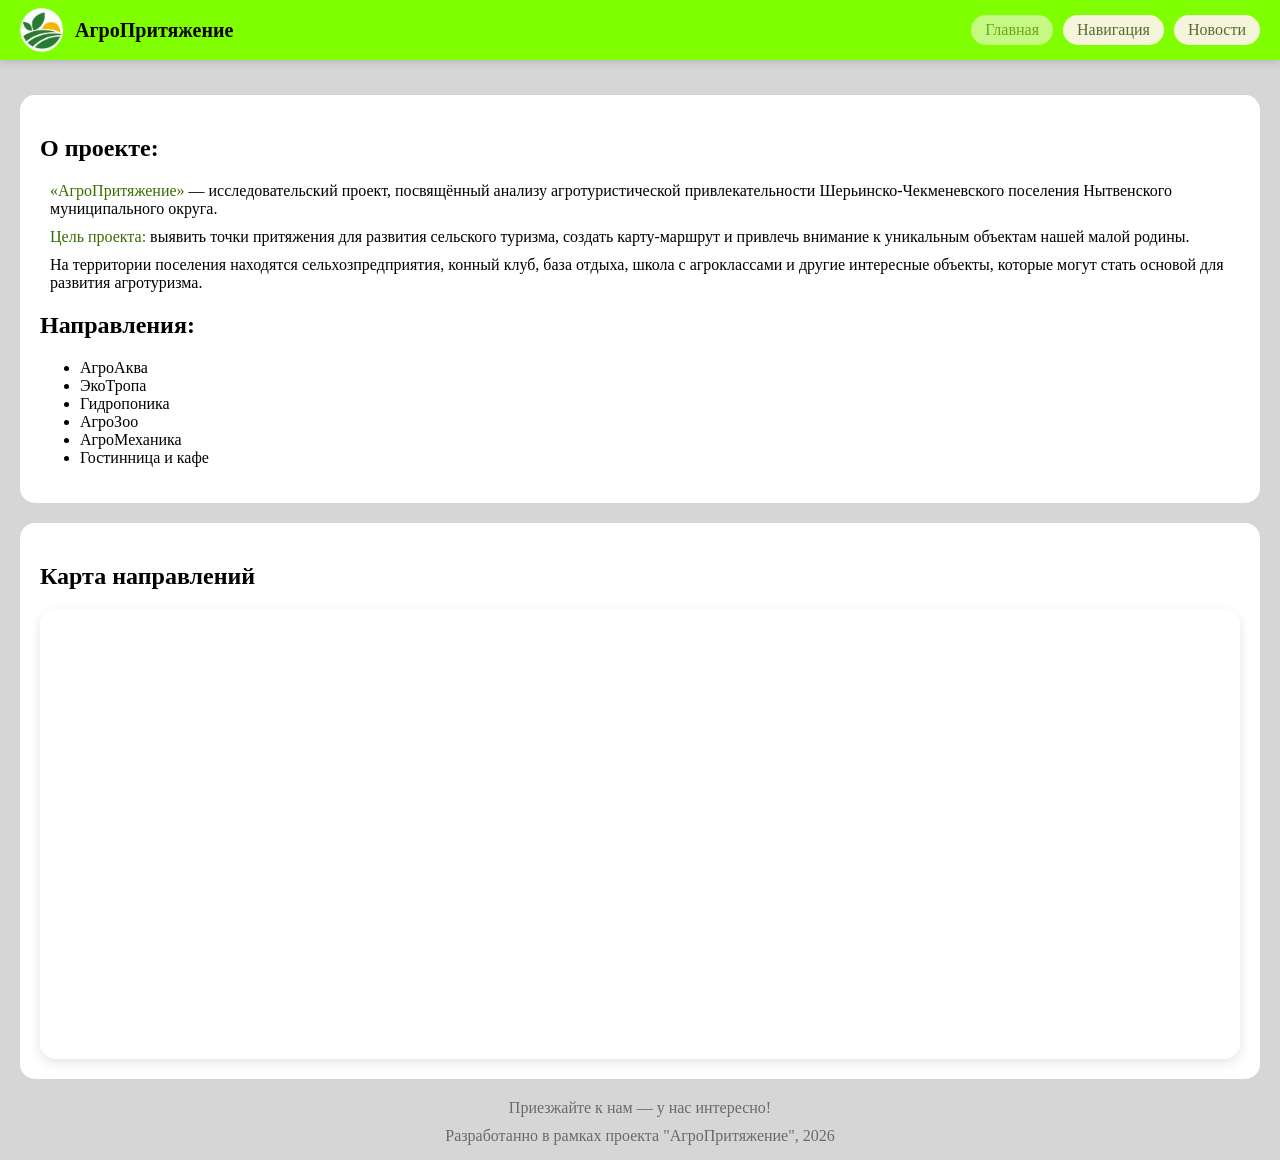
<file: index.html>
<!DOCTYPE html>
<html>
    <head>
        <title>АгроПритяжение - главная</title>
        <meta name="viewport" content="width=device-width, initial-scale=1.0">
        <link rel="icon" type="image/png" href="./IMGs/logo.png">
        <script src="https://api-maps.yandex.ru/2.1/?lang=ru_RU&apikey=2e094376-a6fc-4f74-9b52-ea7849d07741" type="text/javascript"></script>
        <link rel="stylesheet" href="./style.css">
        <style>
            .headerLink[aria-disabled="true"] {
                opacity: 0.6;
                pointer-events: none;    /* «Главная» не кликается */
            }
        </style>
    </head>
    <body>
        <header>
            <img src="./IMGs/logo.png" alt="АгроШерья">
            <p class="projectName"><strong>АгроПритяжение</strong></p>
            <div class="headerLinks">
                <a class="headerLink" href="./index.html" aria-disabled="true">Главная</a>
                <a class="headerLink" href="./navigation.html" aria-disabled="false">Навигация</a>
                <a class="headerLink" href="./news.html" aria-disabled="false">Новости</a>
            </div>
        </header>
        <main>
            <!--Описание проекта-->
            <section class="aboutProject">
                <h1>О проекте:</h1>
                <p><span class="warning">«АгроПритяжение»</span> — исследовательский проект, посвящённый анализу агротуристической привлекательности Шерьинско-Чекменевского поселения Нытвенского муниципального округа.</p>
                <p><span class="warning">Цель проекта:</span> выявить точки притяжения для развития сельского туризма, создать карту-маршрут и привлечь внимание к уникальным объектам нашей малой родины.</p>
                <p>На территории поселения находятся сельхозпредприятия, конный клуб, база отдыха, школа с агроклассами и другие интересные объекты, которые могут стать основой для развития агротуризма.</p>
                <h2>Направления:</h2>
                <ul>
                    <li>АгроАква</li>
                    <li>ЭкоТропа</li>
                    <li>Гидропоника</li>
                    <li>АгроЗоо</li>
                    <li>АгроМеханика</li>
                    <li>Гостинница и кафе</li>
                </ul>
            </section>
            <section>
                <h2>Карта направлений</h2>
                <div id="map" style="width: 100%; height: 450px; border-radius: 16px; box-shadow: 0 4px 12px rgba(0,0,0,0.1);"></div>
            </section>

            <footer>
                <p>Приезжайте к нам ― у нас интересно!</p>
                <p>Разработанно в рамках проекта "АгроПритяжение", 2026</p>
            </footer>
        </main>

        <!--Интеграция карты и точки с координатами-->
        <script>
        // Инициализация карты Яндекс
        ymaps.ready(init);
        
        function init() {
            var map = new ymaps.Map("map", {
                center: [58.01, 55.15],
                zoom: 10,
                controls: ['zoomControl', 'fullscreenControl']
            });

            // Точки агропритяжения с координатами
            var places = [
                {
                    name: "ООО «Шерья»",
                    coords: [58.014381, 55.196918],
                    desc: "Агрохолдинг, более 7 тыс. голов КРС",
                    link: "sherya.html"
                },
                {
                    name: "МБОУ СОШ «Шерьинская — Базовая школа»",
                    coords: [58.013, 55.19],
                    desc: "Агроклассы, гидропоника, «Босоногая тропа»",
                    link: "school.html"
                },
                {
                    name: "База отдыха «Шерья»",
                    coords: [58.02, 55.18],
                    desc: "д. Рыбхоз, ул. Солнечная, 13",
                    link: "baza.html"
                },
                {
                    name: "Конный клуб «Слобода»",
                    coords: [58.106504, 55.098815],
                    desc: "с. Сергино, ООО «Урожай»",
                    link: "sloboda.html"
                },
                {
                    name: "ООО «Дубровинский»",
                    coords: [58.008581, 55.128953],
                    desc: "д. Шумиха, ул. Школьная, 2",
                    link: "dubrovinsky.html"
                }
            ];

            // Добавление меток на карту
            places.forEach(function(place) {
                var placemark = new ymaps.Placemark(place.coords, {
                    balloonContentHeader: place.name,
                    balloonContentBody: place.desc + '<br><a href="' + place.link + '">Подробнее →</a>',
                    hintContent: place.name
                }, {
                    preset: 'islands#greenIcon'
                });
                map.geoObjects.add(placemark);
            });
        }
    </script>
    </body>
</html>
</file>
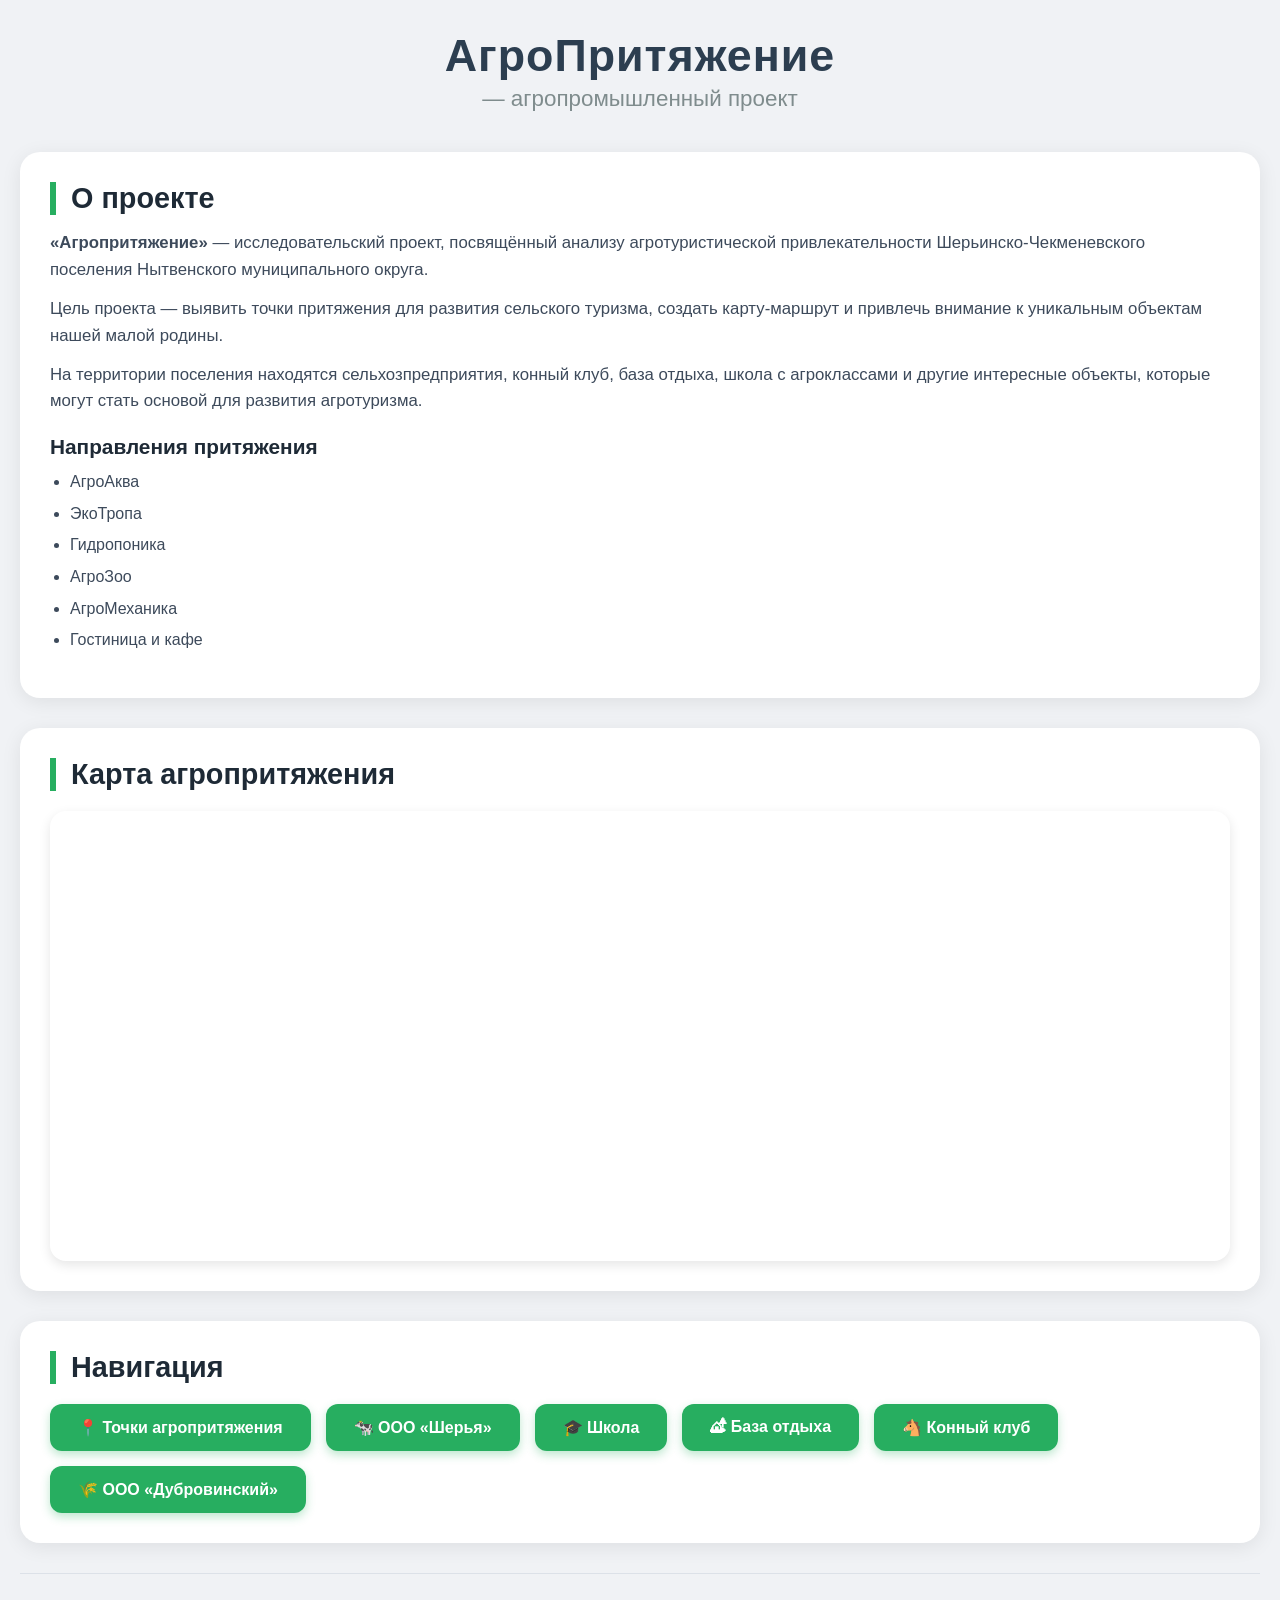
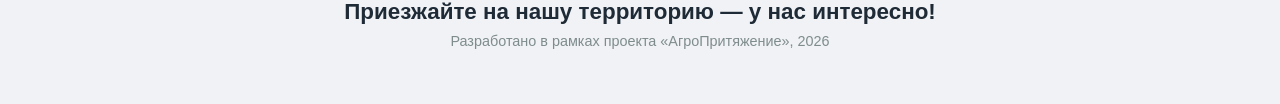
<file: old/index.html>
<!DOCTYPE html>
<html lang="ru">
<head>
    <meta charset="UTF-8">
    <meta name="viewport" content="width=device-width, initial-scale=1.0">
    <title>Агропритяжение — О проекте</title>
    <link rel="stylesheet" href="style.css">
    <script src="https://api-maps.yandex.ru/2.1/?lang=ru_RU&apikey=2e094376-a6fc-4f74-9b52-ea7849d07741" type="text/javascript"></script>
</head>
<body>
    <header class="header">
        <h1>АгроПритяжение</h1>
        <p class="subtitle">— агропромышленный проект</p>
    </header>

    <main class="main">
        <!-- Описание проекта -->
        <section class="about-section">
            <h2>О проекте</h2>
            <p><strong>«Агропритяжение»</strong> — исследовательский проект, посвящённый анализу агротуристической привлекательности Шерьинско-Чекменевского поселения Нытвенского муниципального округа.</p>
            <p>Цель проекта — выявить точки притяжения для развития сельского туризма, создать карту-маршрут и привлечь внимание к уникальным объектам нашей малой родины.</p>
            <p>На территории поселения находятся сельхозпредприятия, конный клуб, база отдыха, школа с агроклассами и другие интересные объекты, которые могут стать основой для развития агротуризма.</p>
            
            <h3>Направления притяжения</h3>
            <ul>
                <li>АгроАква</li>
                <li>ЭкоТропа</li>
                <li>Гидропоника</li>
                <li>АгроЗоо</li>
                <li>АгроМеханика</li>
                <li>Гостиница и кафе</li>
            </ul>
        </section>

        <!-- Карта -->
        <section class="map-section">
            <h2>Карта агропритяжения</h2>
            <div id="map" style="width: 100%; height: 450px; border-radius: 16px; box-shadow: 0 4px 12px rgba(0,0,0,0.1);"></div>
        </section>

        <!-- Навигация -->
        <section class="nav-section">
            <h2>Навигация</h2>
            <div class="nav-buttons">
                <a href="index2.html" class="nav-btn">📍 Точки агропритяжения</a>
                <a href="sherya.html" class="nav-btn">🐄 ООО «Шерья»</a>
                <a href="school.html" class="nav-btn">🎓 Школа</a>
                <a href="baza.html" class="nav-btn">🏕 База отдыха</a>
                <a href="sloboda.html" class="nav-btn">🐴 Конный клуб</a>
                <a href="dubrovinsky.html" class="nav-btn">🌾 ООО «Дубровинский»</a>
            </div>
        </section>

        <div class="call-to-action">
            <p>Приезжайте на нашу территорию — у нас интересно!</p>
            <p class="small">Разработано в рамках проекта «АгроПритяжение», 2026</p>
        </div>
    </main>

    <script>
        // Инициализация карты Яндекс
        ymaps.ready(init);
        
        function init() {
            var map = new ymaps.Map("map", {
                center: [58.01, 55.15],
                zoom: 10,
                controls: ['zoomControl', 'fullscreenControl']
            });

            // Точки агропритяжения с координатами
            var places = [
                {
                    name: "ООО «Шерья»",
                    coords: [58.014381, 55.196918],
                    desc: "Агрохолдинг, более 7 тыс. голов КРС",
                    link: "sherya.html"
                },
                {
                    name: "МБОУ СОШ «Шерьинская — Базовая школа»",
                    coords: [58.013, 55.19],
                    desc: "Агроклассы, гидропоника, «Босоногая тропа»",
                    link: "school.html"
                },
                {
                    name: "База отдыха «Шерья»",
                    coords: [58.02, 55.18],
                    desc: "д. Рыбхоз, ул. Солнечная, 13",
                    link: "baza.html"
                },
                {
                    name: "Конный клуб «Слобода»",
                    coords: [58.106504, 55.098815],
                    desc: "с. Сергино, ООО «Урожай»",
                    link: "sloboda.html"
                },
                {
                    name: "ООО «Дубровинский»",
                    coords: [58.008581, 55.128953],
                    desc: "д. Шумиха, ул. Школьная, 2",
                    link: "dubrovinsky.html"
                }
            ];

            // Добавление меток на карту
            places.forEach(function(place) {
                var placemark = new ymaps.Placemark(place.coords, {
                    balloonContentHeader: place.name,
                    balloonContentBody: place.desc + '<br><a href="' + place.link + '">Подробнее →</a>',
                    hintContent: place.name
                }, {
                    preset: 'islands#greenIcon'
                });
                map.geoObjects.add(placemark);
            });
        }
    </script>
</body>
</html>
</file>
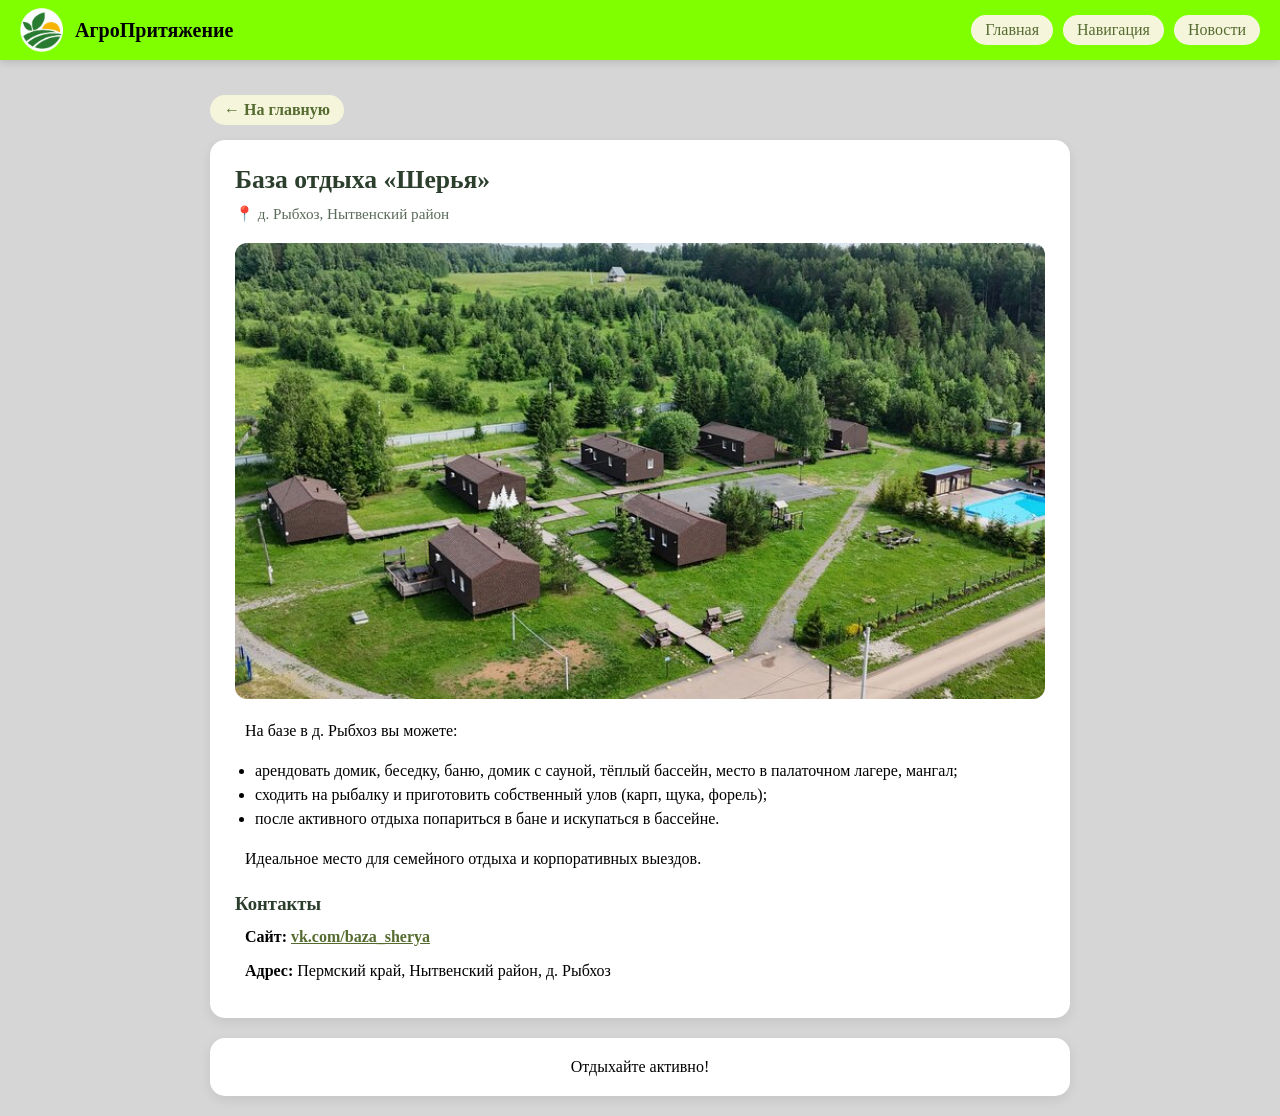
<file: baza.html>
<!DOCTYPE html>
<html lang="ru">
<head>
    <meta charset="UTF-8">
    <meta name="viewport" content="width=device-width, initial-scale=1.0">
    <link rel="icon" type="image/png" href="./IMGs/logo.png">
    <title>База отдыха «Шерья» — АгроПритяжение</title>
    <link rel="stylesheet" href="style.css">
</head>
<body>
    <header>
        <img src="./IMGs/logo.png" alt="АгроШерья">
        <p class="projectName"><strong>АгроПритяжение</strong></p>
        <div class="headerLinks">
            <a class="headerLink" href="./index.html" aria-disabled="false">Главная</a>
            <a class="headerLink" href="./navigation.html" aria-disabled="false">Навигация</a>
            <a class="headerLink" href="./news.html" aria-disabled="false">Новости</a>
        </div>
    </header>

    <main class="detail-page">
        <nav class="breadcrumb">
            <a href="navigation.html">← На главную</a>
        </nav>

        <article class="detail-card">
            <h1>База отдыха «Шерья»</h1>
            <p class="location">📍 д. Рыбхоз, Нытвенский район</p>

            <img src="./IMGs/baza.jpg" alt="База отдыха" class="detail-img">

            <div class="detail-text">
                <p>На базе в д. Рыбхоз вы можете:</p>
                <ul>
                    <li>арендовать домик, беседку, баню, домик с сауной, тёплый бассейн, место в палаточном лагере, мангал;</li>
                    <li>сходить на рыбалку и приготовить собственный улов (карп, щука, форель);</li>
                    <li>после активного отдыха попариться в бане и искупаться в бассейне.</li>
                </ul>
                <p>Идеальное место для семейного отдыха и корпоративных выездов.</p>

                <h3>Контакты</h3>
                <p><strong>Сайт:</strong> <a href="https://vk.com/baza_sherya" target="_blank">vk.com/baza_sherya</a></p>
                <p><strong>Адрес:</strong> Пермский край, Нытвенский район, д. Рыбхоз</p>
            </div>
        </article>

        <div class="call-to-action">
            <p>Отдыхайте активно!</p>
        </div>
    </main>
</body>
</html>
</file>
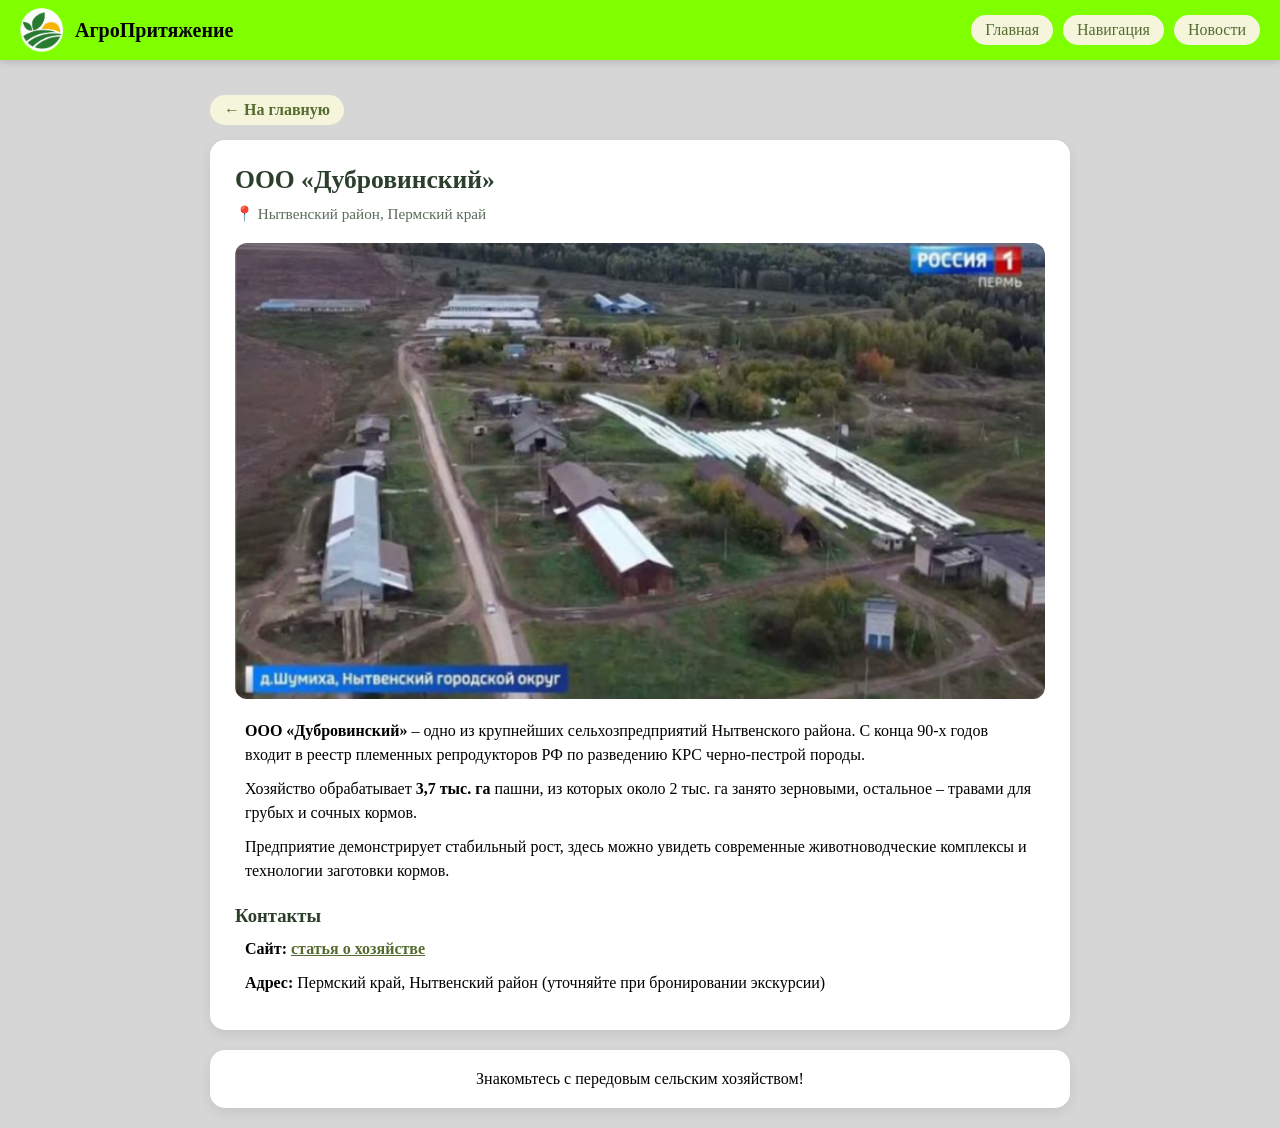
<file: dubrovinsky.html>
<!DOCTYPE html>
<html lang="ru">
<head>
    <meta charset="UTF-8">
    <meta name="viewport" content="width=device-width, initial-scale=1.0">
    <title>ООО «Дубровинский» — АгроПритяжение</title>
    <link rel="icon" type="image/png" href="./IMGs/logo.png">
    <link rel="stylesheet" href="style.css">
</head>
<body>
    <header>
        <img src="./IMGs/logo.png" alt="АгроШерья">
        <p class="projectName"><strong>АгроПритяжение</strong></p>
        <div class="headerLinks">
            <a class="headerLink" href="./index.html" aria-disabled="false">Главная</a>
            <a class="headerLink" href="./navigation.html" aria-disabled="false">Навигация</a>
            <a class="headerLink" href="./news.html" aria-disabled="false">Новости</a>
        </div>
    </header>

    <main class="detail-page">
        <nav class="breadcrumb">
            <a href="navigation.html">← На главную</a>
        </nav>

        <article class="detail-card">
            <h1>ООО «Дубровинский»</h1>
            <p class="location">📍 Нытвенский район, Пермский край</p>

            <img src="./IMGs/dubrovinsky.jpeg" alt="ООО Дубровинский" class="detail-img">

            <div class="detail-text">
                <p><strong>ООО «Дубровинский»</strong> – одно из крупнейших сельхозпредприятий Нытвенского района. С конца 90-х годов входит в реестр племенных репродукторов РФ по разведению КРС черно-пестрой породы.</p>
                <p>Хозяйство обрабатывает <strong>3,7 тыс. га</strong> пашни, из которых около 2 тыс. га занято зерновыми, остальное – травами для грубых и сочных кормов.</p>
                <p>Предприятие демонстрирует стабильный рост, здесь можно увидеть современные животноводческие комплексы и технологии заготовки кормов.</p>

                <h3>Контакты</h3>
                <p><strong>Сайт:</strong> <a href="https://vestnikapk.ru/articles/kto-kormit-rossiyu/stabilnyy-rost-pokazateley/" target="_blank">статья о хозяйстве</a></p>
                <p><strong>Адрес:</strong> Пермский край, Нытвенский район (уточняйте при бронировании экскурсии)</p>
            </div>
        </article>

        <div class="call-to-action">
            <p>Знакомьтесь с передовым сельским хозяйством!</p>
        </div>
    </main>
</body>
</html>
</file>
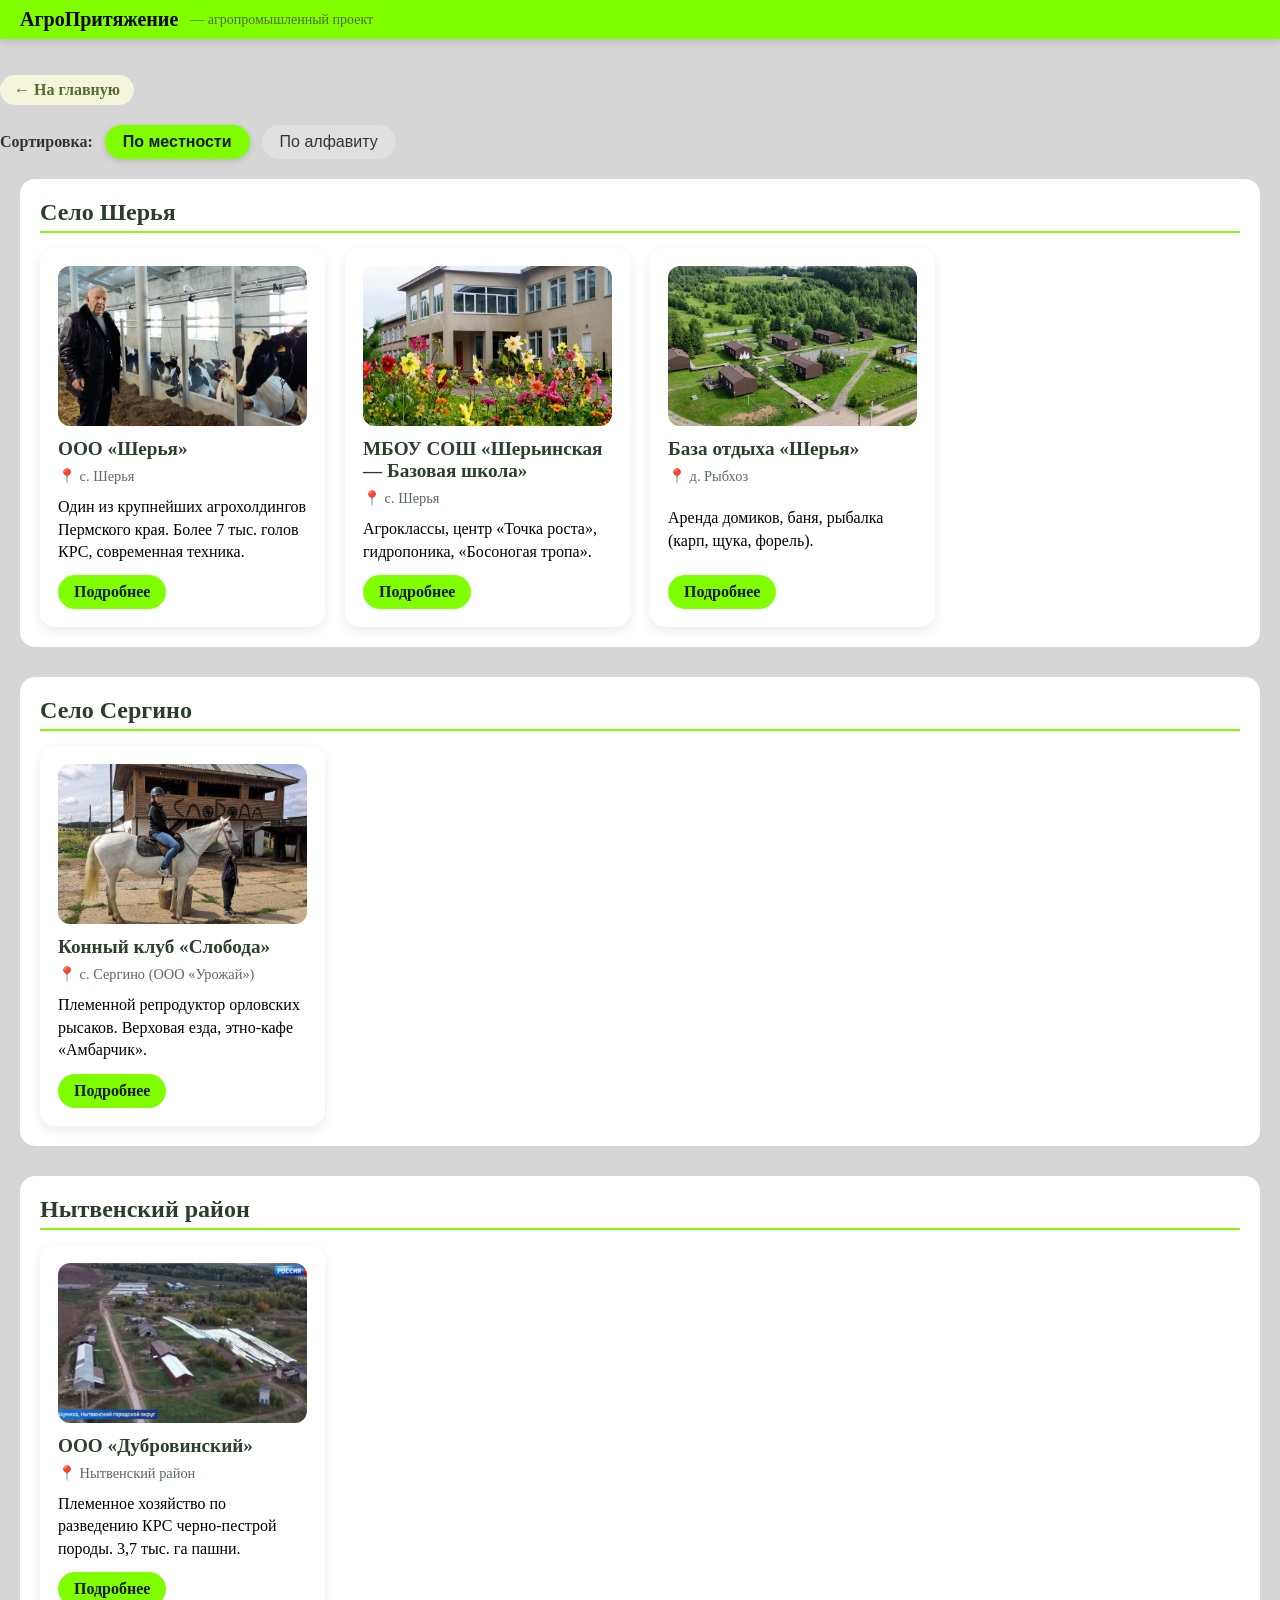
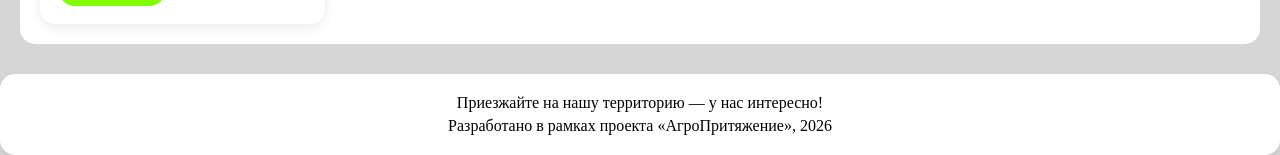
<file: index2.html>
<!DOCTYPE html>
<html lang="ru">
<head>
    <meta charset="UTF-8">
    <meta name="viewport" content="width=device-width, initial-scale=1.0">
    <title>Агропритяжение — Точки притяжения</title>
    <link rel="stylesheet" href="style.css">
</head>
<body>
    <header class="header">
        <h1>АгроПритяжение</h1>
        <p class="subtitle">— агропромышленный проект</p>
    </header>

    <main class="main">
        <!-- Кнопка на главную -->
        <nav class="breadcrumb">
            <a href="index.html">← На главную</a>
        </nav>

        <!-- Панель сортировки -->
        <div class="sort-panel">
            <span class="sort-label">Сортировка:</span>
            <button class="sort-btn active" data-sort="location">По местности</button>
            <button class="sort-btn" data-sort="alphabet">По алфавиту</button>
        </div>

        <!-- Контейнер для карточек -->
        <div id="cards-container">
            <!-- Карточки будут добавлены через JavaScript -->
        </div>

        <div class="call-to-action">
            <p>Приезжайте на нашу территорию — у нас интересно!</p>
            <p class="small">Разработано в рамках проекта «АгроПритяжение», 2026</p>
        </div>
    </main>

    <script>
        // Данные о точках агропритяжения
        var placesData = [
            {
                name: "ООО «Шерья»",
                location: "с. Шерья",
                locationGroup: "Село Шерья",
                description: "Один из крупнейших агрохолдингов Пермского края. Более 7 тыс. голов КРС, современная техника.",
                image: "sherya.jpg",
                link: "sherya.html"
            },
            {
                name: "МБОУ СОШ «Шерьинская — Базовая школа»",
                location: "с. Шерья",
                locationGroup: "Село Шерья",
                description: "Агроклассы, центр «Точка роста», гидропоника, «Босоногая тропа».",
                image: "school.jpg",
                link: "school.html"
            },
            {
                name: "База отдыха «Шерья»",
                location: "д. Рыбхоз",
                locationGroup: "Село Шерья",
                description: "Аренда домиков, баня, рыбалка (карп, щука, форель).",
                image: "baza.jpg",
                link: "baza.html"
            },
            {
                name: "Конный клуб «Слобода»",
                location: "с. Сергино (ООО «Урожай»)",
                locationGroup: "Село Сергино",
                description: "Племенной репродуктор орловских рысаков. Верховая езда, этно-кафе «Амбарчик».",
                image: "sloboda.jpg",
                link: "sloboda.html"
            },
            {
                name: "ООО «Дубровинский»",
                location: "Нытвенский район",
                locationGroup: "Нытвенский район",
                description: "Племенное хозяйство по разведению КРС черно-пестрой породы. 3,7 тыс. га пашни.",
                image: "dubrovinsky.jpeg",
                link: "dubrovinsky.html"
            }
        ];

        // Функция создания карточки
        function createCard(place) {
            return '<div class="card">' +
                '<img src="' + place.image + '" alt="' + place.name + '">' +
                '<h3>' + place.name + '</h3>' +
                '<p class="location">📍 ' + place.location + '</p>' +
                '<p>' + place.description + '</p>' +
                '<a href="' + place.link + '">Подробнее</a>' +
                '</div>';
        }

        // Функция сортировки и отображения
        function renderCards(sortType) {
            var container = document.getElementById('cards-container');
            var sortedData = placesData.slice();

            if (sortType === 'alphabet') {
                // Сортировка по алфавиту
                sortedData.sort(function(a, b) {
                    return a.name.localeCompare(b.name, 'ru');
                });
                // Выводим все карточки в одном контейнере
                var html = '<div class="cards-container">';
                sortedData.forEach(function(place) {
                    html += createCard(place);
                });
                html += '</div>';
                container.innerHTML = html;
            } else {
                // Сортировка по местности (группировка)
                var groups = {};
                sortedData.forEach(function(place) {
                    if (!groups[place.locationGroup]) {
                        groups[place.locationGroup] = [];
                    }
                    groups[place.locationGroup].push(place);
                });

                var html = '';
                // Порядок групп
                var groupOrder = ['Село Шерья', 'Село Сергино', 'Нытвенский район'];
                groupOrder.forEach(function(groupName) {
                    if (groups[groupName]) {
                        html += '<section class="location-group">';
                        html += '<h2 class="location-title">' + groupName + '</h2>';
                        html += '<div class="cards-container">';
                        groups[groupName].forEach(function(place) {
                            html += createCard(place);
                        });
                        html += '</div></section>';
                    }
                });
                container.innerHTML = html;
            }
        }

        // Обработчики кнопок сортировки
        document.querySelectorAll('.sort-btn').forEach(function(btn) {
            btn.addEventListener('click', function() {
                document.querySelectorAll('.sort-btn').forEach(function(b) {
                    b.classList.remove('active');
                });
                this.classList.add('active');
                renderCards(this.dataset.sort);
            });
        });

        // Первоначальный рендер (по местности)
        renderCards('location');
    </script>
</body>
</html>
</file>
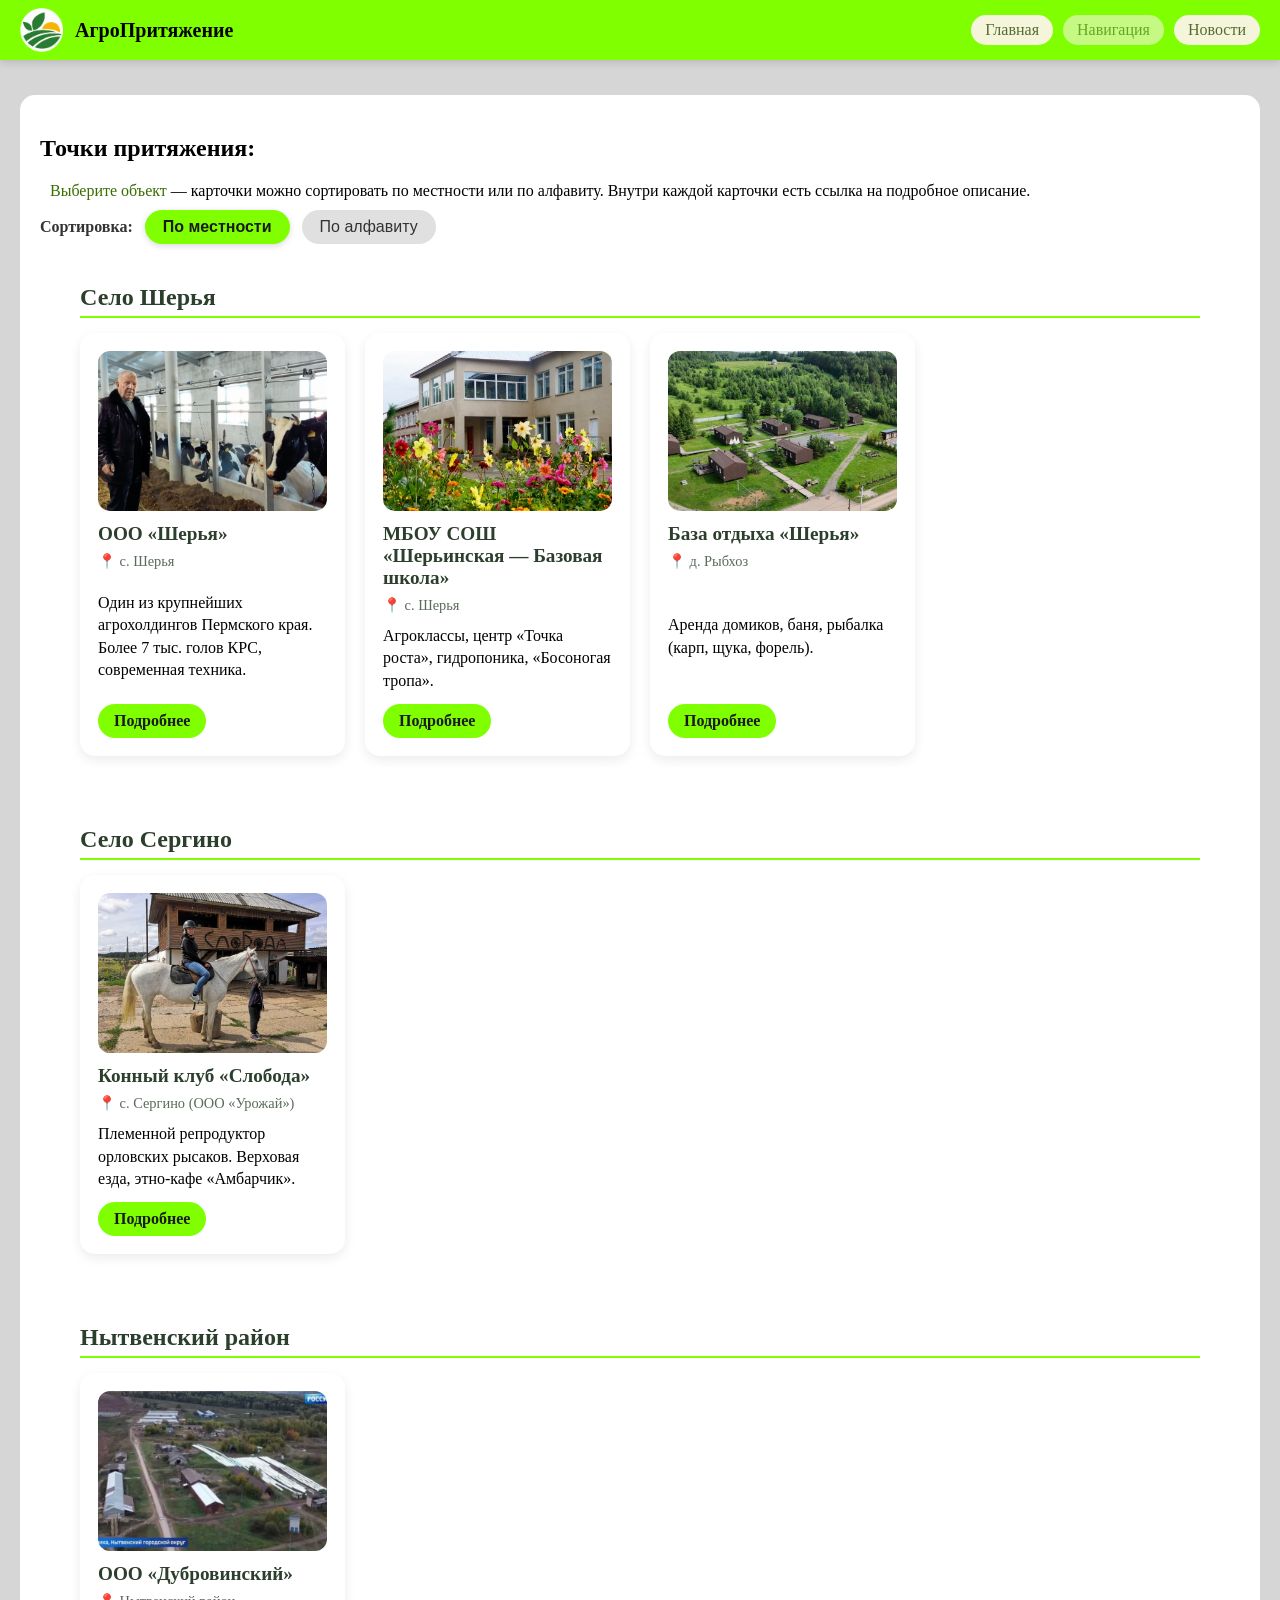
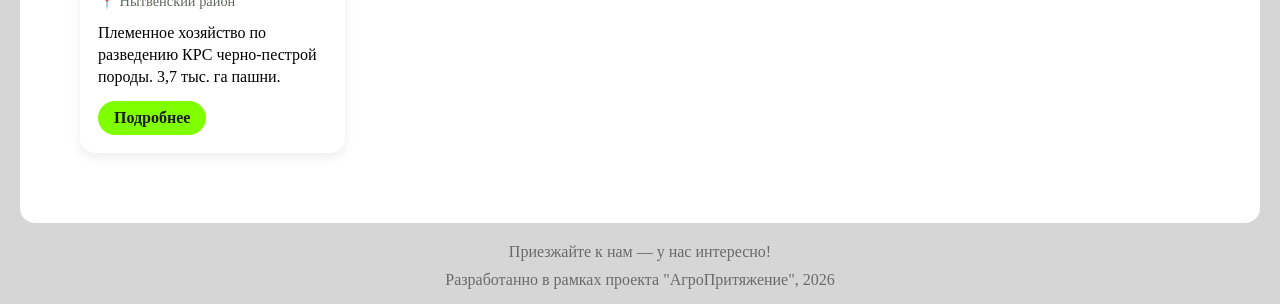
<file: navigation.html>
<!DOCTYPE html>
<html lang="ru">
    <head>
        <meta charset="UTF-8">
        <meta name="viewport" content="width=device-width, initial-scale=1.0">
        <title>АгроПритяжение - навигация</title>
        <link rel="icon" type="image/png" href="./IMGs/logo.png">
        <link rel="stylesheet" href="./style.css">
        <style>
            .headerLink[aria-disabled="true"] {
                opacity: 0.6;
                pointer-events: none;    /* «Навигация» не кликается */
            }
        </style>
    </head>
    <body>
        <header>
            <img src="./IMGs/logo.png" alt="АгроШерья">
            <p class="projectName"><strong>АгроПритяжение</strong></p>
            <div class="headerLinks">
                <a class="headerLink" href="./index.html" aria-disabled="false">Главная</a>
                <a class="headerLink" href="./navigation.html" aria-disabled="true">Навигация</a>
                <a class="headerLink" href="./news.html" aria-disabled="false">Новости</a>
            </div>
        </header>
        <main>
            <!--Навигация по точкам притяжения-->
            <section class="aboutProject">
                <h1>Точки притяжения:</h1>
                <p><span class="warning">Выберите объект</span> — карточки можно сортировать по местности или по алфавиту. Внутри каждой карточки есть ссылка на подробное описание.</p>

                <!--Панель сортировки-->
                <div class="sort-panel">
                    <span class="sort-label">Сортировка:</span>
                    <button class="sort-btn active" data-sort="location">По местности</button>
                    <button class="sort-btn" data-sort="alphabet">По алфавиту</button>
                </div>

                <!--Контейнер для карточек-->
                <div id="cards-container">
                    <!--Карточки добавляются через JavaScript-->
                </div>
            </section>

            <footer>
                <p>Приезжайте к нам ― у нас интересно!</p>
                <p>Разработанно в рамках проекта "АгроПритяжение", 2026</p>
            </footer>
        </main>

        <!--Скрипт сортировки и вывода карточек-->
        <script>
        // Данные о точках агропритяжения
        var placesData = [
            {
                name: "ООО «Шерья»",
                location: "с. Шерья",
                locationGroup: "Село Шерья",
                description: "Один из крупнейших агрохолдингов Пермского края. Более 7 тыс. голов КРС, современная техника.",
                image: "./IMGs/sherya.jpg",
                link: "sherya.html"
            },
            {
                name: "МБОУ СОШ «Шерьинская — Базовая школа»",
                location: "с. Шерья",
                locationGroup: "Село Шерья",
                description: "Агроклассы, центр «Точка роста», гидропоника, «Босоногая тропа».",
                image: "./IMGs/school.jpg",
                link: "school.html"
            },
            {
                name: "База отдыха «Шерья»",
                location: "д. Рыбхоз",
                locationGroup: "Село Шерья",
                description: "Аренда домиков, баня, рыбалка (карп, щука, форель).",
                image: "./IMGs/baza.jpg",
                link: "baza.html"
            },
            {
                name: "Конный клуб «Слобода»",
                location: "с. Сергино (ООО «Урожай»)",
                locationGroup: "Село Сергино",
                description: "Племенной репродуктор орловских рысаков. Верховая езда, этно-кафе «Амбарчик».",
                image: "./IMGs/sloboda.jpg",
                link: "sloboda.html"
            },
            {
                name: "ООО «Дубровинский»",
                location: "Нытвенский район",
                locationGroup: "Нытвенский район",
                description: "Племенное хозяйство по разведению КРС черно-пестрой породы. 3,7 тыс. га пашни.",
                image: "./IMGs/dubrovinsky.jpeg",
                link: "dubrovinsky.html"
            }
        ];

        // Функция создания карточки
        function createCard(place) {
            return '<div class="card">' +
                '<img src="' + place.image + '" alt="' + place.name + '">' +
                '<h3>' + place.name + '</h3>' +
                '<p class="location">📍 ' + place.location + '</p>' +
                '<p>' + place.description + '</p>' +
                '<a href="' + place.link + '">Подробнее</a>' +
                '</div>';
        }

        // Функция сортировки и отображения
        function renderCards(sortType) {
            var container = document.getElementById('cards-container');
            var sortedData = placesData.slice();

            if (sortType === 'alphabet') {
                // Сортировка по алфавиту
                sortedData.sort(function(a, b) {
                    return a.name.localeCompare(b.name, 'ru');
                });

                var html = '<div class="cards-container">';
                sortedData.forEach(function(place) {
                    html += createCard(place);
                });
                html += '</div>';
                container.innerHTML = html;
            } else {
                // Сортировка по местности (группировка)
                var groups = {};
                sortedData.forEach(function(place) {
                    if (!groups[place.locationGroup]) {
                        groups[place.locationGroup] = [];
                    }
                    groups[place.locationGroup].push(place);
                });

                var html = '';
                var groupOrder = ['Село Шерья', 'Село Сергино', 'Нытвенский район'];
                groupOrder.forEach(function(groupName) {
                    if (groups[groupName]) {
                        html += '<section class="location-group">';
                        html += '<h2 class="location-title">' + groupName + '</h2>';
                        html += '<div class="cards-container">';
                        groups[groupName].forEach(function(place) {
                            html += createCard(place);
                        });
                        html += '</div></section>';
                    }
                });
                container.innerHTML = html;
            }
        }

        // Обработчики кнопок сортировки
        document.querySelectorAll('.sort-btn').forEach(function(btn) {
            btn.addEventListener('click', function() {
                document.querySelectorAll('.sort-btn').forEach(function(b) {
                    b.classList.remove('active');
                });
                this.classList.add('active');
                renderCards(this.dataset.sort);
            });
        });

        // Первоначальный рендер (по местности)
        renderCards('location');
        </script>
    </body>
</html>
</file>
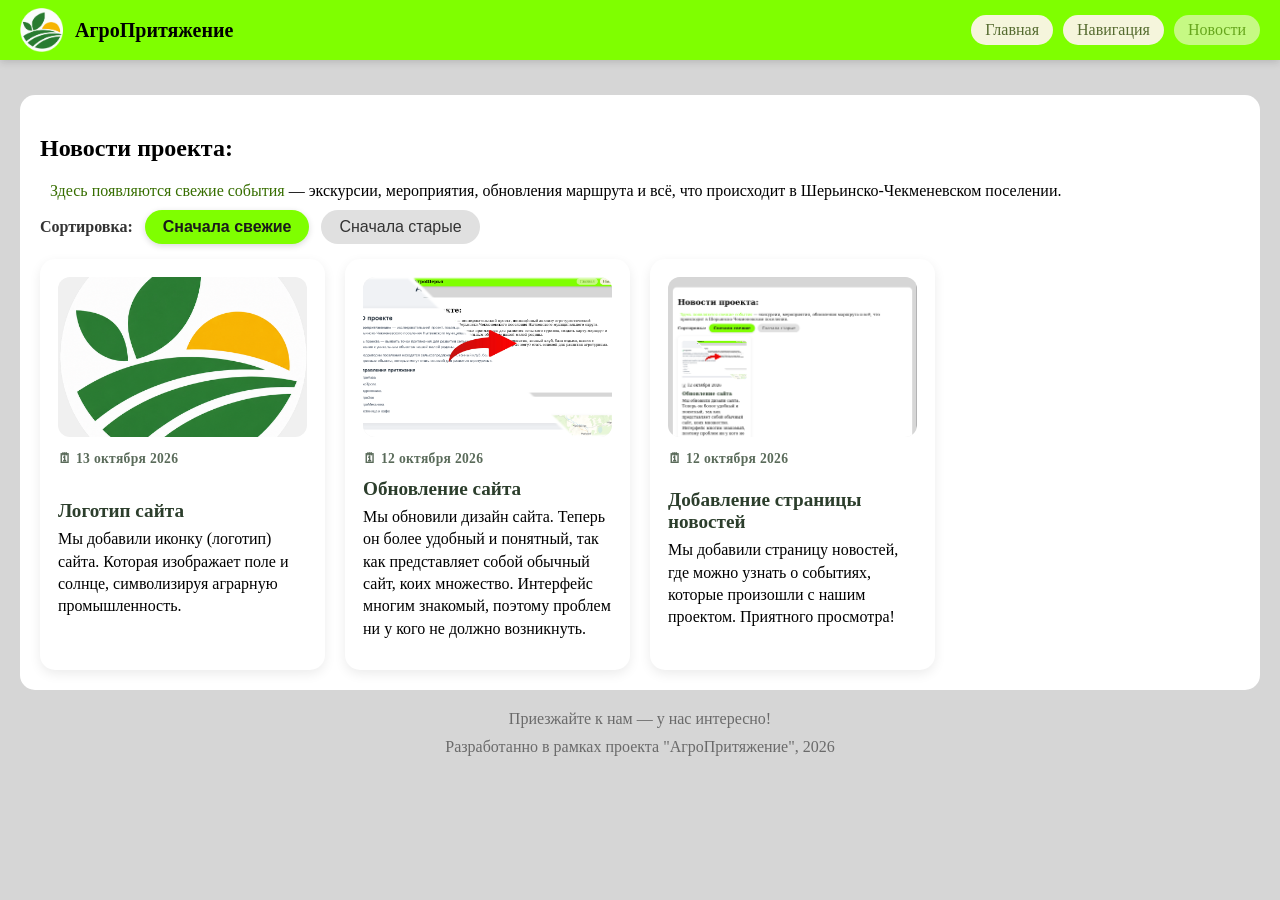
<file: news.html>
<!DOCTYPE html>
<html lang="ru">
    <head>
        <meta charset="UTF-8">
        <meta name="viewport" content="width=device-width, initial-scale=1.0">
        <title>АгроПритяжение - новости</title>
        <link rel="icon" type="image/png" href="./IMGs/logo.png">
        <link rel="stylesheet" href="./style.css">
    </head>
    <body>
        <header>
            <img src="./IMGs/logo.png" alt="АгроШерья">
            <p class="projectName"><strong>АгроПритяжение</strong></p>
            <div class="headerLinks">
                <a class="headerLink" href="./index.html">Главная</a>
                <a class="headerLink" href="./navigation.html">Навигация</a>
                <a class="headerLink" href="./news.html" aria-disabled="true">Новости</a>
            </div>
        </header>

        <main>
            <section class="aboutProject">
                <h1>Новости проекта:</h1>
                <p><span class="warning">Здесь появляются свежие события</span> — экскурсии, мероприятия, обновления маршрута и всё, что происходит в Шерьинско-Чекменевском поселении.</p>

                <div class="sort-panel">
                    <span class="sort-label">Сортировка:</span>
                    <button class="sort-btn active" data-sort="new">Сначала свежие</button>
                    <button class="sort-btn" data-sort="old">Сначала старые</button>
                </div>

                <div id="news-container"></div>
            </section>

            <footer>
                <p>Приезжайте к нам ― у нас интересно!</p>
                <p>Разработанно в рамках проекта "АгроПритяжение", 2026</p>
            </footer>
        </main>

        <script>
        /* ============================================================
           КАК ДОБАВИТЬ НОВОСТЬ:
           Скопируйте один блок { ... } в начало массива newsData
           (или в конец — всё равно отсортируется по дате) и заполните поля.
           Поле image — необязательное: если картинки нет, уберите строку.
           Формат даты: "2026-05-20" (год-месяц-день).
           ============================================================ */
        var newsData = [
            {
                title: "Обновление сайта",
                date: "2026-10-12",
                text: "Мы обновили дизайн сайта. Теперь он более удобный и понятный, так как представляет собой обычный сайт, коих множество. Интерфейс многим знакомый, поэтому проблем ни у кого не должно возникнуть.",
                image: "./IMGs/news/updateSite.png"
            },
            {
                title: "Добавление страницы новостей",
                date: "2026-10-12",
                text: "Мы добавили страницу новостей, где можно узнать о событиях, которые произошли с нашим проектом. Приятного просмотра!",
                image: "./IMGs/news/addingNewsPage.png"
            },
            {
                title: "Логотип сайта",
                date: "2026-10-13",
                text: "Мы добавили иконку (логотип) сайта. Которая изображает поле и солнце, символизируя аграрную промышленность.",
                image: "./IMGs/news/logo.png"
            },
        ];

        // Форматирование даты "2026-05-20" -> "20 мая 2026"
        var MONTHS = [
            "января", "февраля", "марта", "апреля", "мая", "июня",
            "июля", "августа", "сентября", "октября", "ноября", "декабря"
        ];

        function formatDate(iso) {
            var parts = iso.split("-");
            var day = parseInt(parts[2], 10);
            var month = MONTHS[parseInt(parts[1], 10) - 1];
            var year = parts[0];
            return day + " " + month + " " + year;
        }

        function createNewsCard(item) {
            var img = item.image
                ? '<img src="' + item.image + '" alt="' + item.title + '">'
                : '';
            return '<div class="card news-card">' +
                img +
                '<p class="news-date">🗓 ' + formatDate(item.date) + '</p>' +
                '<h3>' + item.title + '</h3>' +
                '<p>' + item.text + '</p>' +
                '</div>';
        }

        function renderNews(sortType) {
            var container = document.getElementById('news-container');
            var sorted = newsData.slice();

            sorted.sort(function(a, b) {
                var da = new Date(a.date).getTime();
                var db = new Date(b.date).getTime();
                return sortType === 'old' ? da - db : db - da;
            });

            var html = '<div class="cards-container">';
            sorted.forEach(function(item) {
                html += createNewsCard(item);
            });
            html += '</div>';
            container.innerHTML = html;
        }

        document.querySelectorAll('.sort-btn').forEach(function(btn) {
            btn.addEventListener('click', function() {
                document.querySelectorAll('.sort-btn').forEach(function(b) {
                    b.classList.remove('active');
                });
                this.classList.add('active');
                renderNews(this.dataset.sort);
            });
        });

        renderNews('new');
        </script>
    </body>
</html>
</file>
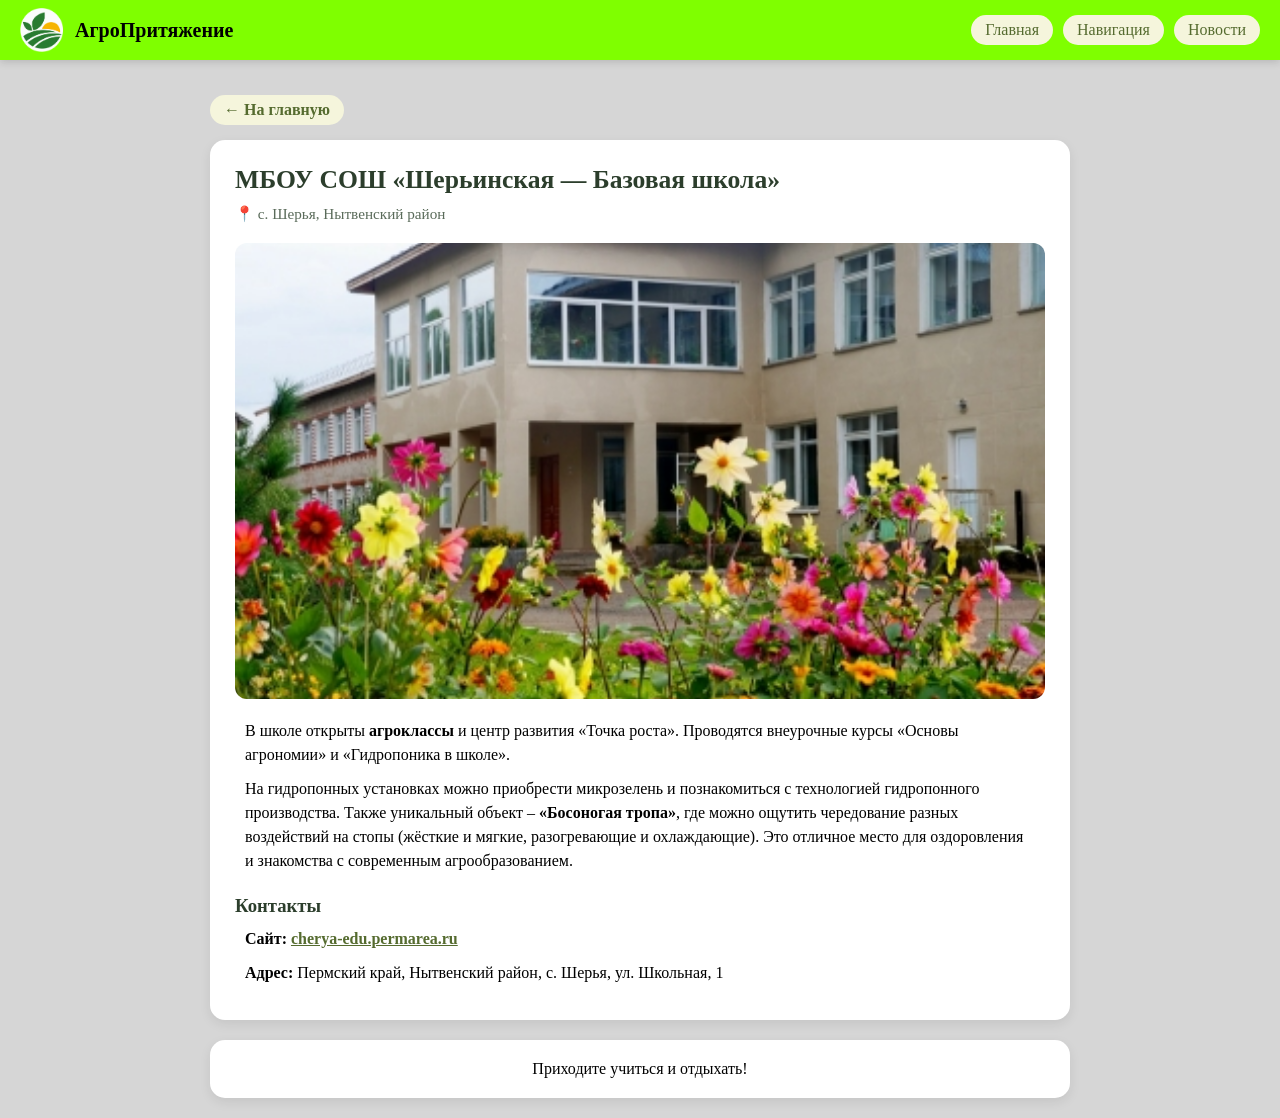
<file: school.html>
<!DOCTYPE html>
<html lang="ru">
<head>
    <meta charset="UTF-8">
    <meta name="viewport" content="width=device-width, initial-scale=1.0">
    <title>Школа — АгроПритяжение</title>
    <link rel="icon" type="image/png" href="./IMGs/logo.png">
    <link rel="stylesheet" href="style.css">
</head>
<body>
    <header>
        <img src="./IMGs/logo.png" alt="АгроШерья">
        <p class="projectName"><strong>АгроПритяжение</strong></p>
        <div class="headerLinks">
            <a class="headerLink" href="./index.html" aria-disabled="false">Главная</a>
            <a class="headerLink" href="./navigation.html" aria-disabled="false">Навигация</a>
            <a class="headerLink" href="./news.html" aria-disabled="false">Новости</a>
        </div>
    </header>

    <main class="detail-page">
        <nav class="breadcrumb">
            <a href="navigation.html">← На главную</a>
        </nav>

        <article class="detail-card">
            <h1>МБОУ СОШ «Шерьинская — Базовая школа»</h1>
            <p class="location">📍 с. Шерья, Нытвенский район</p>

            <img src="./IMGs/school.jpg" alt="Школа" class="detail-img">

            <div class="detail-text">
                <p>В школе открыты <strong>агроклассы</strong> и центр развития «Точка роста». Проводятся внеурочные курсы «Основы агрономии» и «Гидропоника в школе».</p>

                <p>На гидропонных установках можно приобрести микрозелень и познакомиться с технологией гидропонного производства. Также уникальный объект – <strong>«Босоногая тропа»</strong>, где можно ощутить чередование разных воздействий на стопы (жёсткие и мягкие, разогревающие и охлаждающие). Это отличное место для оздоровления и знакомства с современным агрообразованием.</p>

                <h3>Контакты</h3>
                <p><strong>Сайт:</strong> <a href="https://cherya-edu.permarea.ru/" target="_blank">cherya-edu.permarea.ru</a></p>
                <p><strong>Адрес:</strong> Пермский край, Нытвенский район, с. Шерья, ул. Школьная, 1</p>
            </div>
        </article>

        <div class="call-to-action">
            <p>Приходите учиться и отдыхать!</p>
        </div>
    </main>
</body>
</html>
</file>
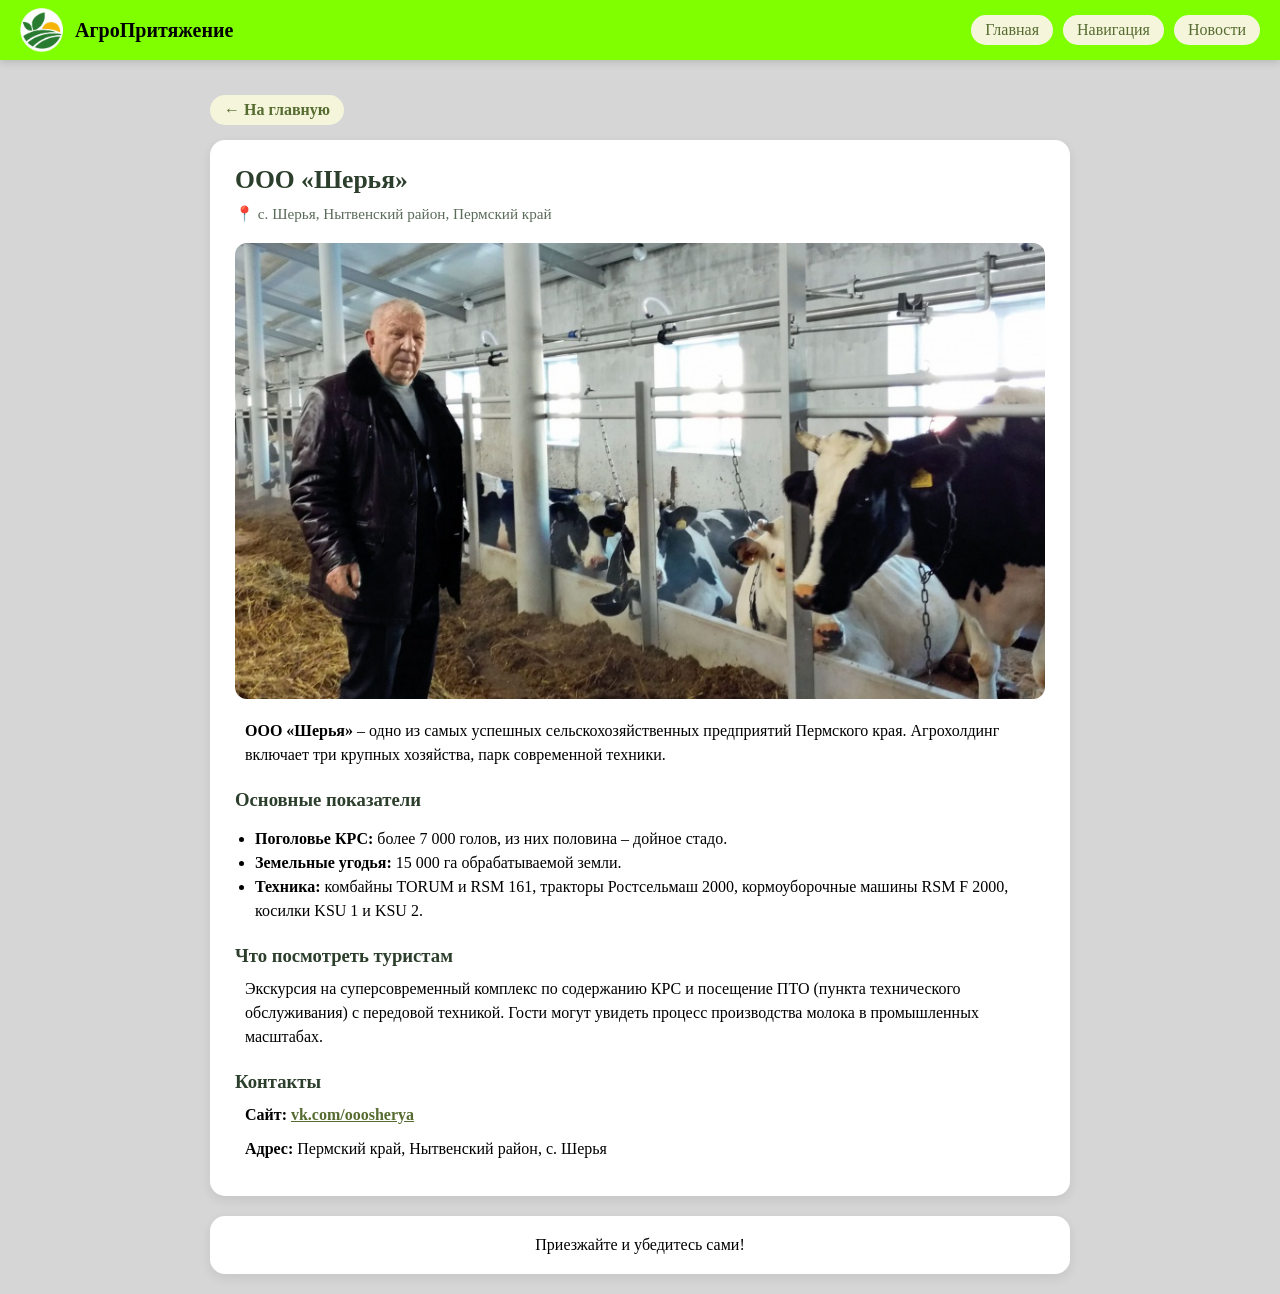
<file: sherya.html>
<!DOCTYPE html>
<html lang="ru">
<head>
    <meta charset="UTF-8">
    <meta name="viewport" content="width=device-width, initial-scale=1.0">
    <title>ООО «Шерья» — АгроПритяжение</title>
    <link rel="icon" type="image/png" href="./IMGs/logo.png">
    <link rel="stylesheet" href="style.css">
</head>
<body>
    <header>
        <img src="./IMGs/logo.png" alt="АгроШерья">
        <p class="projectName"><strong>АгроПритяжение</strong></p>
        <div class="headerLinks">
            <a class="headerLink" href="./index.html" aria-disabled="false">Главная</a>
            <a class="headerLink" href="./navigation.html" aria-disabled="false">Навигация</a>
            <a class="headerLink" href="./news.html" aria-disabled="false">Новости</a>
        </div>
    </header>

    <main class="detail-page">
        <nav class="breadcrumb">
            <a href="navigation.html">← На главную</a>
        </nav>

        <article class="detail-card">
            <h1>ООО «Шерья»</h1>
            <p class="location">📍 с. Шерья, Нытвенский район, Пермский край</p>

            <img src="./IMGs/sherya.jpg" alt="ООО Шерья" class="detail-img">

            <div class="detail-text">
                <p><strong>ООО «Шерья»</strong> – одно из самых успешных сельскохозяйственных предприятий Пермского края. Агрохолдинг включает три крупных хозяйства, парк современной техники.</p>

                <h3>Основные показатели</h3>
                <ul>
                    <li><strong>Поголовье КРС:</strong> более 7 000 голов, из них половина – дойное стадо.</li>
                    <li><strong>Земельные угодья:</strong> 15 000 га обрабатываемой земли.</li>
                    <li><strong>Техника:</strong> комбайны TORUM и RSM 161, тракторы Ростсельмаш 2000, кормоуборочные машины RSM F 2000, косилки KSU 1 и KSU 2.</li>
                </ul>

                <h3>Что посмотреть туристам</h3>
                <p>Экскурсия на суперсовременный комплекс по содержанию КРС и посещение ПТО (пункта технического обслуживания) с передовой техникой. Гости могут увидеть процесс производства молока в промышленных масштабах.</p>

                <h3>Контакты</h3>
                <p><strong>Сайт:</strong> <a href="https://vk.com/ooosherya" target="_blank">vk.com/ooosherya</a></p>
                <p><strong>Адрес:</strong> Пермский край, Нытвенский район, с. Шерья</p>
            </div>
        </article>

        <div class="call-to-action">
            <p>Приезжайте и убедитесь сами!</p>
        </div>
    </main>
</body>
</html>
</file>
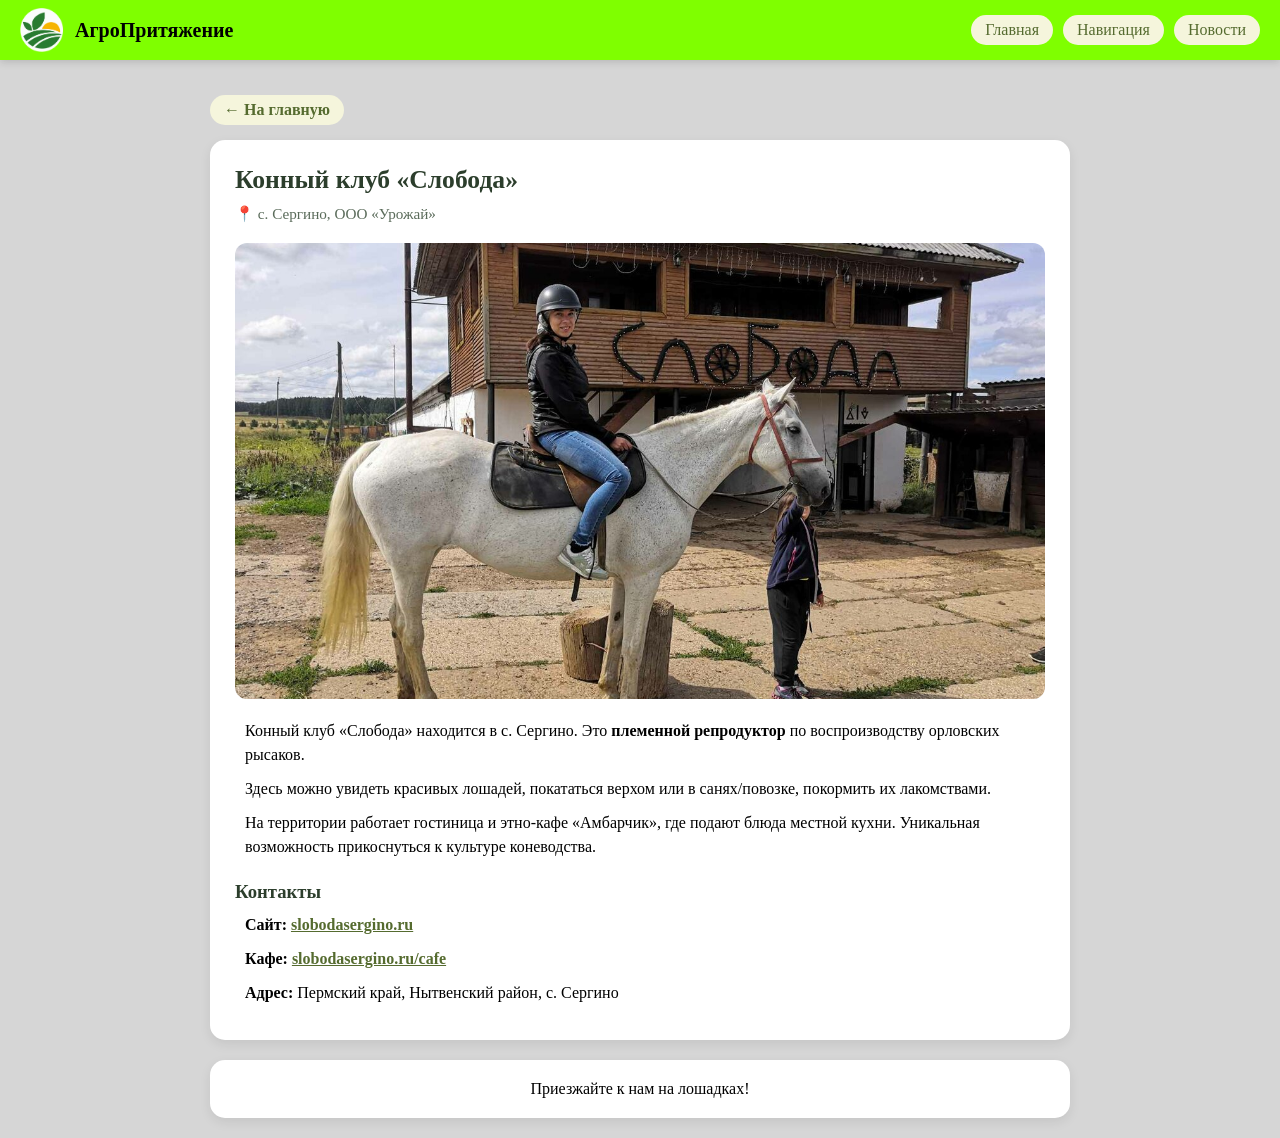
<file: sloboda.html>
<!DOCTYPE html>
<html lang="ru">
<head>
    <meta charset="UTF-8">
    <meta name="viewport" content="width=device-width, initial-scale=1.0">
    <title>Конный клуб «Слобода» — АгроПритяжение</title>
    <link rel="icon" type="image/png" href="./IMGs/logo.png">
    <link rel="stylesheet" href="style.css">
</head>
<body>
    <header>
        <img src="./IMGs/logo.png" alt="АгроШерья">
        <p class="projectName"><strong>АгроПритяжение</strong></p>
        <div class="headerLinks">
            <a class="headerLink" href="./index.html" aria-disabled="false">Главная</a>
            <a class="headerLink" href="./navigation.html" aria-disabled="false">Навигация</a>
            <a class="headerLink" href="./news.html" aria-disabled="false">Новости</a>
        </div>
    </header>

    <main class="detail-page">
        <nav class="breadcrumb">
            <a href="navigation.html">← На главную</a>
        </nav>

        <article class="detail-card">
            <h1>Конный клуб «Слобода»</h1>
            <p class="location">📍 с. Сергино, ООО «Урожай»</p>

            <img src="./IMGs/sloboda.jpg" alt="Конный клуб" class="detail-img">

            <div class="detail-text">
                <p>Конный клуб «Слобода» находится в с. Сергино. Это <strong>племенной репродуктор</strong> по воспроизводству орловских рысаков.</p>
                <p>Здесь можно увидеть красивых лошадей, покататься верхом или в санях/повозке, покормить их лакомствами.</p>
                <p>На территории работает гостиница и этно-кафе «Амбарчик», где подают блюда местной кухни. Уникальная возможность прикоснуться к культуре коневодства.</p>

                <h3>Контакты</h3>
                <p><strong>Сайт:</strong> <a href="https://slobodasergino.ru/" target="_blank">slobodasergino.ru</a></p>
                <p><strong>Кафе:</strong> <a href="https://slobodasergino.ru/cafe" target="_blank">slobodasergino.ru/cafe</a></p>
                <p><strong>Адрес:</strong> Пермский край, Нытвенский район, с. Сергино</p>
            </div>
        </article>

        <div class="call-to-action">
            <p>Приезжайте к нам на лошадках!</p>
        </div>
    </main>
</body>
</html>
</file>
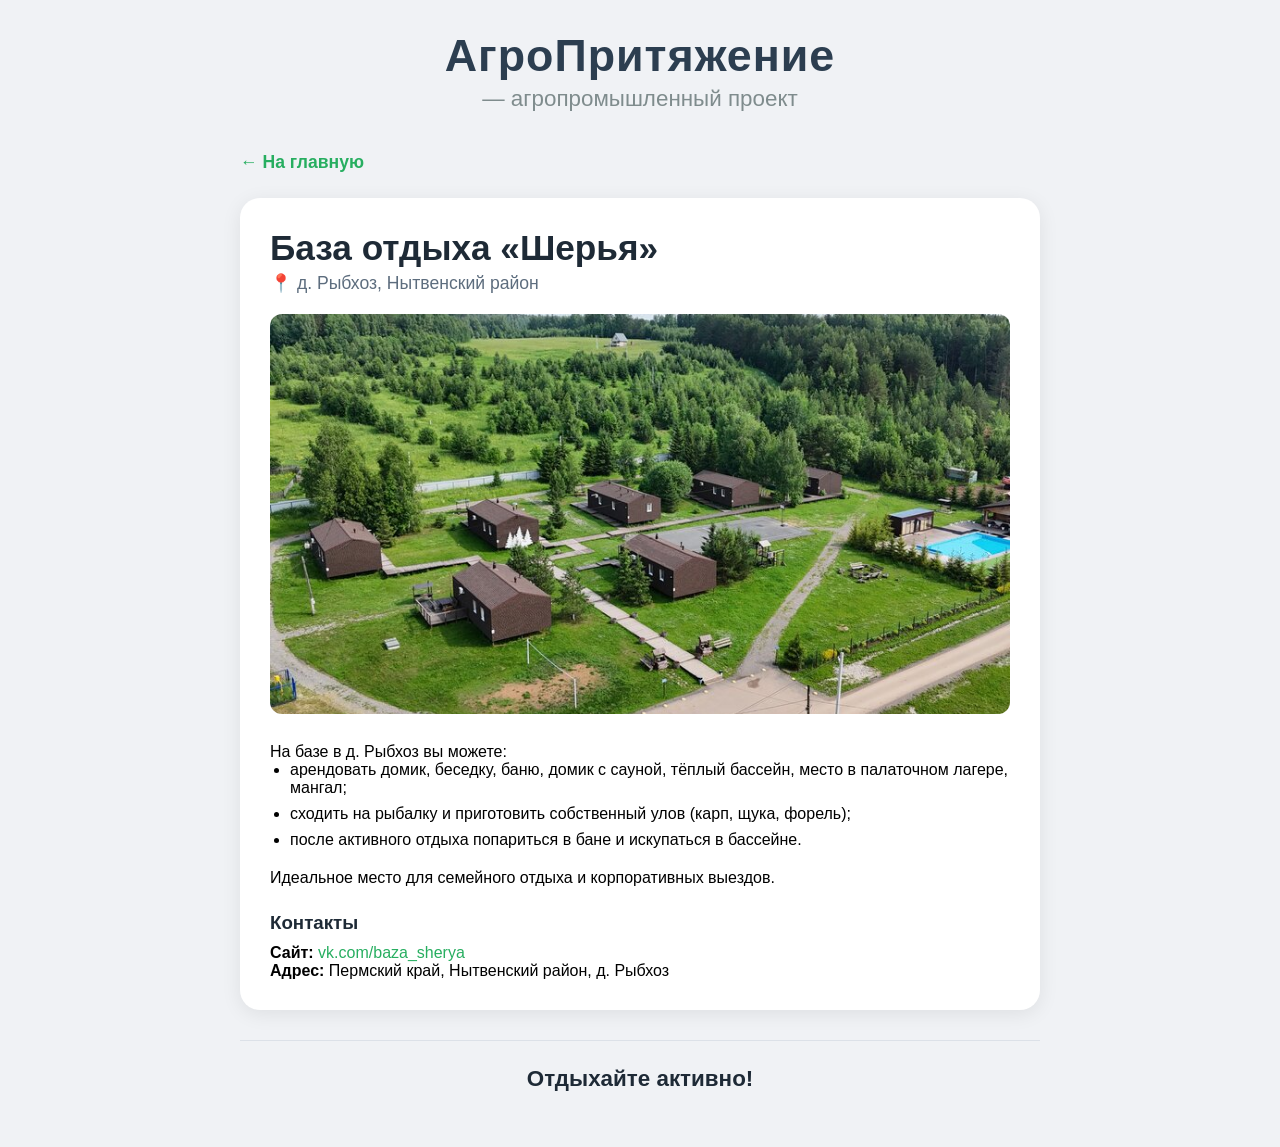
<file: old/baza.html>
<!DOCTYPE html>
<html lang="ru">
<head>
    <meta charset="UTF-8">
    <meta name="viewport" content="width=device-width, initial-scale=1.0">
    <title>База отдыха «Шерья» — Агропритяжение</title>
    <link rel="stylesheet" href="style.css">
</head>
<body>
    <header class="header">
        <h1>АгроПритяжение</h1>
        <p class="subtitle">— агропромышленный проект</p>
    </header>

    <main class="main detail-page">
        <nav class="breadcrumb">
            <a href="index.html">← На главную</a>
        </nav>

        <article class="detail-card">
            <h1>База отдыха «Шерья»</h1>
            <p class="location">📍 д. Рыбхоз, Нытвенский район</p>

            <img src="./baza.jpg" alt="База отдыха" class="detail-img">

            <div class="detail-text">
                <p>На базе в д. Рыбхоз вы можете:</p>
                <ul>
                    <li>арендовать домик, беседку, баню, домик с сауной, тёплый бассейн, место в палаточном лагере, мангал;</li>
                    <li>сходить на рыбалку и приготовить собственный улов (карп, щука, форель);</li>
                    <li>после активного отдыха попариться в бане и искупаться в бассейне.</li>
                </ul>
                <p>Идеальное место для семейного отдыха и корпоративных выездов.</p>

                <h3>Контакты</h3>
                <p><strong>Сайт:</strong> <a href="https://vk.com/baza_sherya" target="_blank">vk.com/baza_sherya</a></p>
                <p><strong>Адрес:</strong> Пермский край, Нытвенский район, д. Рыбхоз</p>
            </div>
        </article>

        <div class="call-to-action">
            <p>Отдыхайте активно!</p>
        </div>
    </main>
</body>
</html>
</file>
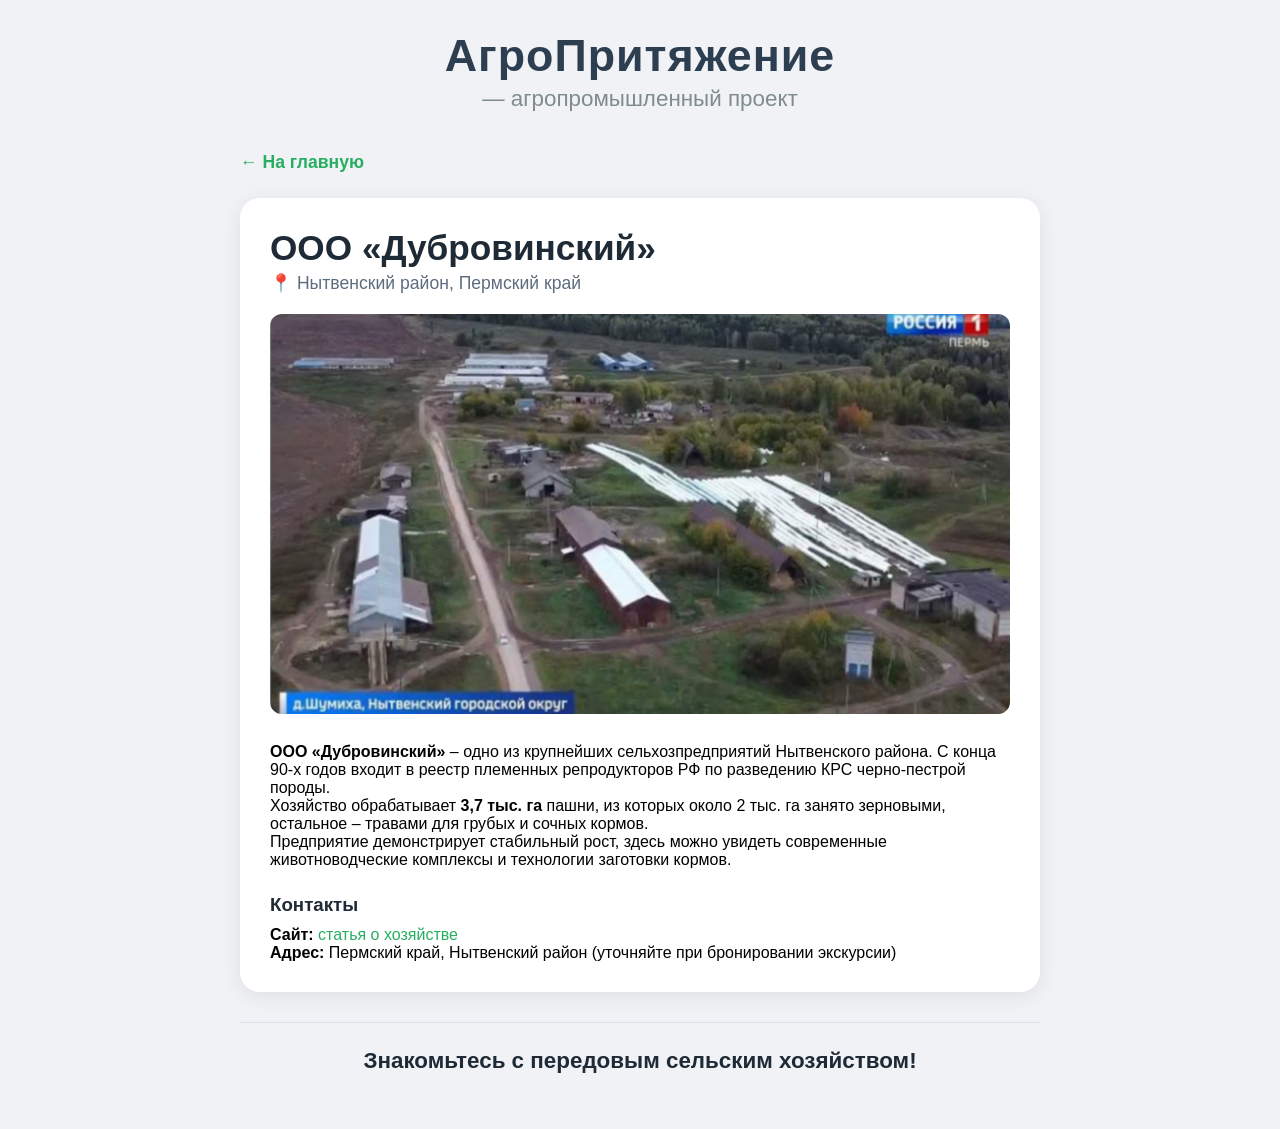
<file: old/dubrovinsky.html>
<!DOCTYPE html>
<html lang="ru">
<head>
    <meta charset="UTF-8">
    <meta name="viewport" content="width=device-width, initial-scale=1.0">
    <title>ООО «Дубровинский» — Агропритяжение</title>
    <link rel="stylesheet" href="style.css">
</head>
<body>
    <header class="header">
        <h1>АгроПритяжение</h1>
        <p class="subtitle">— агропромышленный проект</p>
    </header>

    <main class="main detail-page">
        <nav class="breadcrumb">
            <a href="index.html">← На главную</a>
        </nav>

        <article class="detail-card">
            <h1>ООО «Дубровинский»</h1>
            <p class="location">📍 Нытвенский район, Пермский край</p>

            <img src="./dubrovinsky.jpeg" alt="ООО Дубровинский" class="detail-img">

            <div class="detail-text">
                <p><strong>ООО «Дубровинский»</strong> – одно из крупнейших сельхозпредприятий Нытвенского района. С конца 90-х годов входит в реестр племенных репродукторов РФ по разведению КРС черно-пестрой породы.</p>
                <p>Хозяйство обрабатывает <strong>3,7 тыс. га</strong> пашни, из которых около 2 тыс. га занято зерновыми, остальное – травами для грубых и сочных кормов.</p>
                <p>Предприятие демонстрирует стабильный рост, здесь можно увидеть современные животноводческие комплексы и технологии заготовки кормов.</p>

                <h3>Контакты</h3>
                <p><strong>Сайт:</strong> <a href="https://vestnikapk.ru/articles/kto-kormit-rossiyu/stabilnyy-rost-pokazateley/" target="_blank">статья о хозяйстве</a></p>
                <p><strong>Адрес:</strong> Пермский край, Нытвенский район (уточняйте при бронировании экскурсии)</p>
            </div>
        </article>

        <div class="call-to-action">
            <p>Знакомьтесь с передовым сельским хозяйством!</p>
        </div>
    </main>
</body>
</html>
</file>
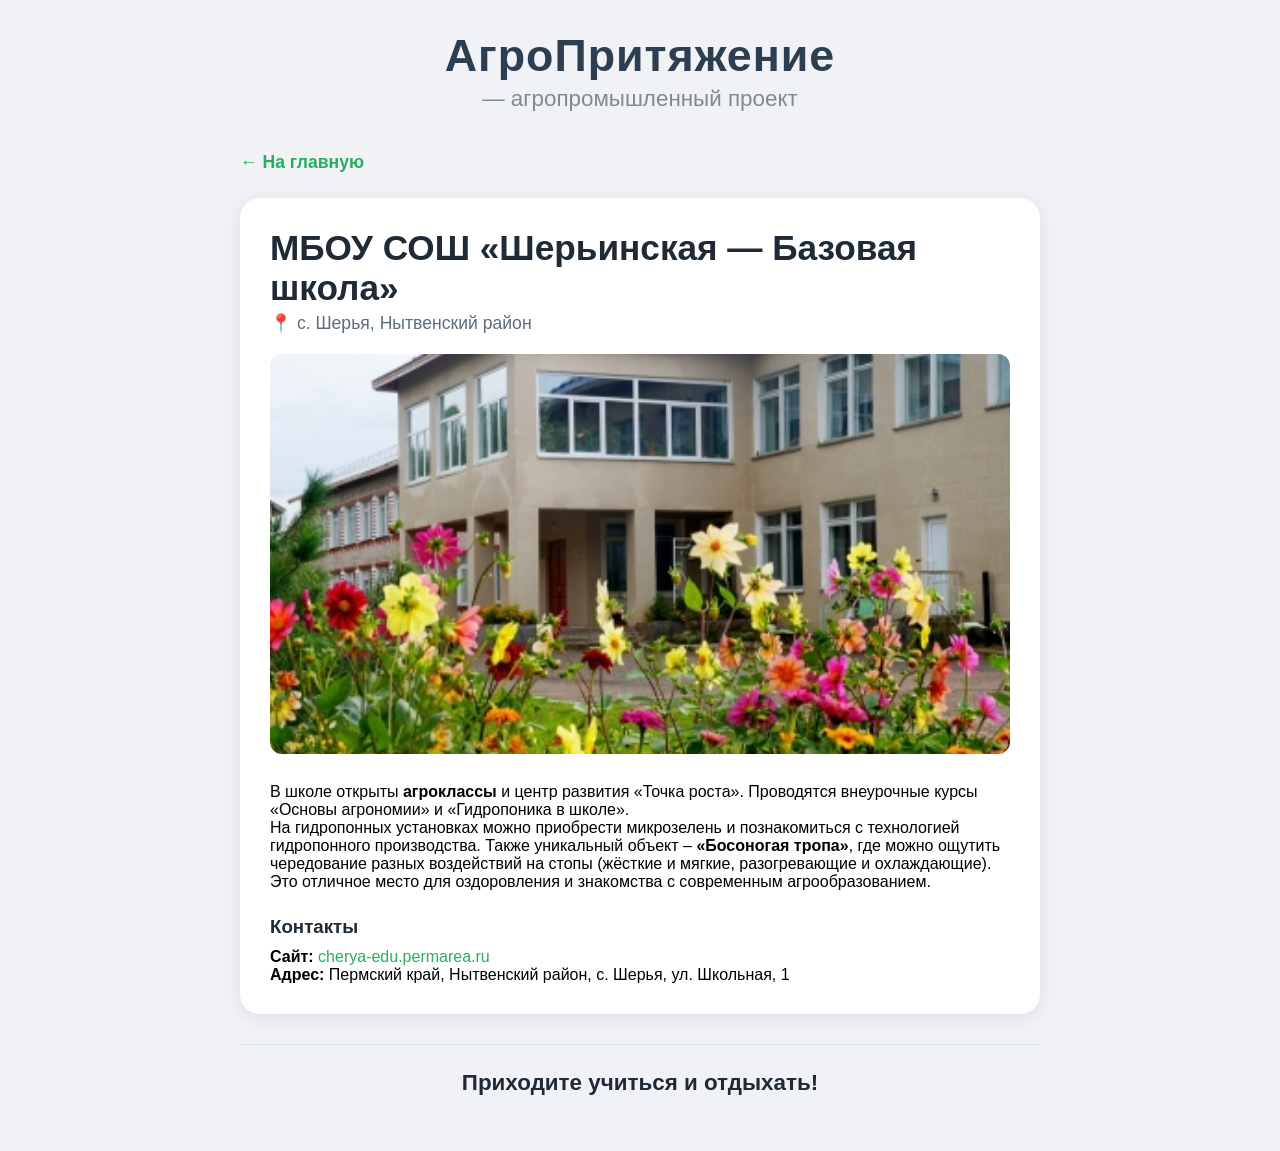
<file: old/school.html>
<!DOCTYPE html>
<html lang="ru">
<head>
    <meta charset="UTF-8">
    <meta name="viewport" content="width=device-width, initial-scale=1.0">
    <title>Школа — Агропритяжение</title>
    <link rel="stylesheet" href="style.css">
</head>
<body>
    <header class="header">
        <h1>АгроПритяжение</h1>
        <p class="subtitle">— агропромышленный проект</p>
    </header>

    <main class="main detail-page">
        <nav class="breadcrumb">
            <a href="index.html">← На главную</a>
        </nav>

        <article class="detail-card">
            <h1>МБОУ СОШ «Шерьинская — Базовая школа»</h1>
            <p class="location">📍 с. Шерья, Нытвенский район</p>

            <img src="./school.jpg" alt="Школа" class="detail-img">

            <div class="detail-text">
                <p>В школе открыты <strong>агроклассы</strong> и центр развития «Точка роста». Проводятся внеурочные курсы «Основы агрономии» и «Гидропоника в школе».</p>

                <p>На гидропонных установках можно приобрести микрозелень и познакомиться с технологией гидропонного производства. Также уникальный объект – <strong>«Босоногая тропа»</strong>, где можно ощутить чередование разных воздействий на стопы (жёсткие и мягкие, разогревающие и охлаждающие). Это отличное место для оздоровления и знакомства с современным агрообразованием.</p>

                <h3>Контакты</h3>
                <p><strong>Сайт:</strong> <a href="https://cherya-edu.permarea.ru/" target="_blank">cherya-edu.permarea.ru</a></p>
                <p><strong>Адрес:</strong> Пермский край, Нытвенский район, с. Шерья, ул. Школьная, 1</p>
            </div>
        </article>

        <div class="call-to-action">
            <p>Приходите учиться и отдыхать!</p>
        </div>
    </main>
</body>
</html>
</file>
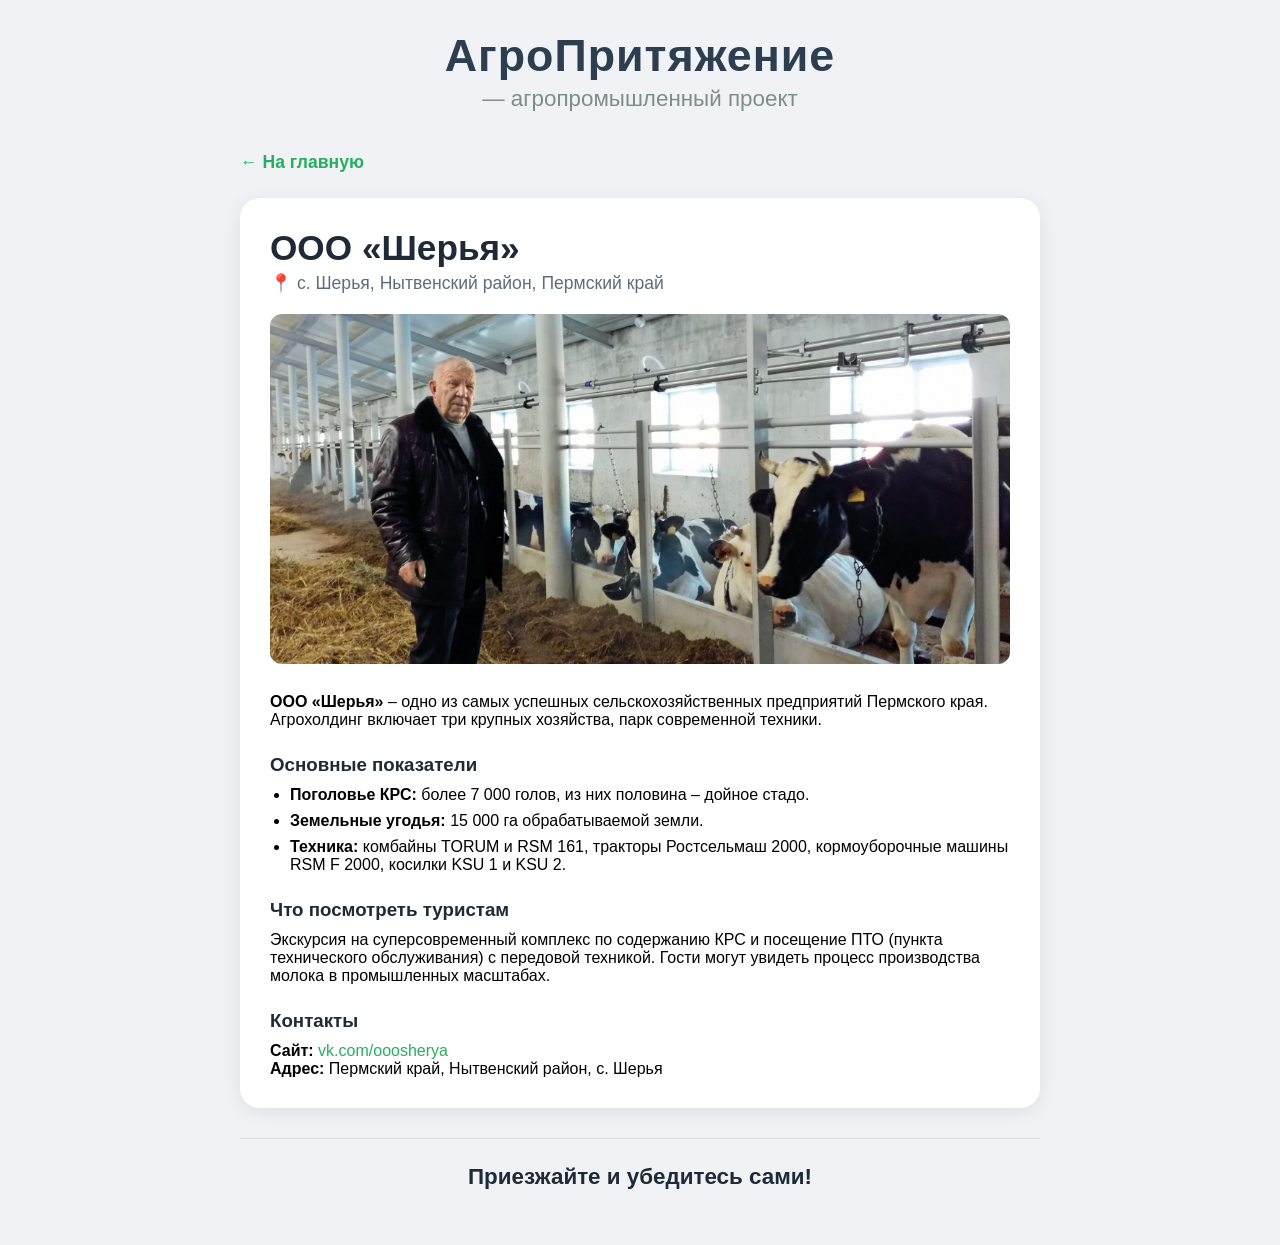
<file: old/sherya.html>
<!DOCTYPE html>
<html lang="ru">
<head>
    <meta charset="UTF-8">
    <meta name="viewport" content="width=device-width, initial-scale=1.0">
    <title>ООО «Шерья» — Агропритяжение</title>
    <link rel="stylesheet" href="style.css">
</head>
<body>
    <header class="header">
        <h1>АгроПритяжение</h1>
        <p class="subtitle">— агропромышленный проект</p>
    </header>

    <main class="main detail-page">
        <nav class="breadcrumb">
            <a href="index.html">← На главную</a>
        </nav>

        <article class="detail-card">
            <h1>ООО «Шерья»</h1>
            <p class="location">📍 с. Шерья, Нытвенский район, Пермский край</p>

            <img src="./sherya.jpg" alt="ООО Шерья" class="detail-img">

            <div class="detail-text">
                <p><strong>ООО «Шерья»</strong> – одно из самых успешных сельскохозяйственных предприятий Пермского края. Агрохолдинг включает три крупных хозяйства, парк современной техники.</p>

                <h3>Основные показатели</h3>
                <ul>
                    <li><strong>Поголовье КРС:</strong> более 7 000 голов, из них половина – дойное стадо.</li>
                    <li><strong>Земельные угодья:</strong> 15 000 га обрабатываемой земли.</li>
                    <li><strong>Техника:</strong> комбайны TORUM и RSM 161, тракторы Ростсельмаш 2000, кормоуборочные машины RSM F 2000, косилки KSU 1 и KSU 2.</li>
                </ul>

                <h3>Что посмотреть туристам</h3>
                <p>Экскурсия на суперсовременный комплекс по содержанию КРС и посещение ПТО (пункта технического обслуживания) с передовой техникой. Гости могут увидеть процесс производства молока в промышленных масштабах.</p>

                <h3>Контакты</h3>
                <p><strong>Сайт:</strong> <a href="https://vk.com/ooosherya" target="_blank">vk.com/ooosherya</a></p>
                <p><strong>Адрес:</strong> Пермский край, Нытвенский район, с. Шерья</p>
            </div>
        </article>

        <div class="call-to-action">
            <p>Приезжайте и убедитесь сами!</p>
        </div>
    </main>
</body>
</html>
</file>
<file: style.css>
/* ===== БАЗОВЫЕ СТИЛИ ===== */
body {
    display: flex;
    flex-direction: column;
    background-color: rgb(214, 214, 214);
    margin: 0;
    padding-top: 75px; /* отступ под фиксированную шапку */
    box-sizing: border-box;
    min-height: 100vh;
}

/* ===== ШАПКА ===== */
header {
    position: fixed;
    top: 0;
    left: 0;
    right: 0;
    display: flex;
    justify-content: flex-start;
    align-items: center;
    gap: 12px;
    padding: 8px 20px;
    background-color: chartreuse;
    box-shadow: 0 2px 8px rgba(0, 0, 0, 0.15);
    box-sizing: border-box;
    z-index: 1000;
}

/* Логотип */
header img {
    height: 44px;
    width: auto;
    max-width: 60px;
    object-fit: contain;
    display: block;
    flex-shrink: 0;
}

/* Сброс отступов у любых заголовков и абзацев внутри шапки
   (страховка от старого HTML с <h1>АгроПритяжение</h1>) */
header h1,
header h2,
header h3,
header p {
    margin: 0;
}

header h1 {
    font-size: 20px;
    font-weight: bold;
    white-space: nowrap;
}

header .subtitle {
    font-size: 14px;
    color: darkolivegreen;
}

.projectName {
    font-size: 20px;
    margin: 0;
    white-space: nowrap;
}

.headerLinks {
    display: flex;
    flex-direction: row;
    gap: 10px;
    flex-wrap: nowrap;      /* кнопки не переносятся */
    margin-left: auto;      /* прижимаем кнопки к правому краю */
}

.headerLink {
    padding: 6px 14px;
    background-color: beige;
    border-radius: 15px;
    text-align: center;
    color: darkolivegreen;
    text-decoration: none;
    transition: background-color 0.2s, transform 0.2s;
    white-space: nowrap;
    flex-shrink: 0;
}

.headerLink:hover {
    background-color: #ececbf;
    transform: translateY(-1px);
}

.headerLink[aria-disabled="true"] {
    opacity: 0.6;
    pointer-events: none;
}

/* ===== СЕКЦИИ И КОНТЕНТ ===== */
section {
    margin: 20px;
    padding: 20px;
    background-color: rgb(255, 255, 255);
    border-radius: 15px;
}

footer {
    text-align: center;
    color: rgb(106, 106, 106);
    margin: 15px;
}

.warning {
    color: rgb(55, 110, 0);
}

p {
    margin: 10px;
}

/* ===== ПАНЕЛЬ СОРТИРОВКИ (navigation.html, news.html) ===== */
.sort-panel {
    display: flex;
    align-items: center;
    gap: 12px;
    margin: 20px 0 10px;
    flex-wrap: wrap;
}

.sort-label {
    font-weight: bold;
    color: #333;
}

.sort-btn {
    padding: 8px 18px;
    border: none;
    border-radius: 25px;
    background-color: #e0e0e0;
    color: #333;
    font-size: 16px;
    cursor: pointer;
    transition: background-color 0.2s, transform 0.1s;
}

.sort-btn:hover {
    background-color: #d0d0d0;
    transform: translateY(-1px);
}

.sort-btn.active {
    background-color: chartreuse;
    color: #1a1a1a;
    font-weight: bold;
    box-shadow: 0 2px 6px rgba(0, 0, 0, 0.15);
}

/* ===== СЕТКА КАРТОЧЕК ===== */
.cards-container {
    display: grid;
    grid-template-columns: repeat(auto-fill, minmax(260px, 1fr));
    gap: 20px;
    margin-top: 15px;
}

/* ===== КАРТОЧКА ТОЧКИ ПРИТЯЖЕНИЯ / НОВОСТИ ===== */
.card {
    background-color: white;
    border-radius: 15px;
    padding: 18px;
    box-shadow: 0 4px 12px rgba(0, 0, 0, 0.08);
    transition: transform 0.2s, box-shadow 0.2s;
    display: flex;
    flex-direction: column;
}

.card:hover {
    transform: translateY(-4px);
    box-shadow: 0 8px 20px rgba(0, 0, 0, 0.15);
}

.card img {
    width: 100%;
    height: 160px;
    object-fit: cover;
    border-radius: 12px;
    margin-bottom: 12px;
    background-color: #f0f0f0;
}

.card h3 {
    margin: 0 0 6px 0;
    font-size: 1.2rem;
    color: #2c3e2c;
}

.card .location {
    color: #5a6b5a;
    font-size: 0.9rem;
    margin: 0 0 10px 0;
}

.card p {
    margin: 0 0 12px 0;
    flex-grow: 1;
    line-height: 1.4;
}

.card a {
    display: inline-block;
    padding: 8px 16px;
    background-color: chartreuse;
    color: #1a1a1a;
    text-decoration: none;
    border-radius: 20px;
    font-weight: bold;
    text-align: center;
    transition: background-color 0.2s;
    align-self: flex-start;
}

.card a:hover {
    background-color: #a8e600;
}

/* ===== ГРУППИРОВКА ПО МЕСТНОСТИ ===== */
.location-group {
    margin-bottom: 30px;
}

.location-title {
    font-size: 1.5rem;
    color: #2c3e2c;
    margin: 0 0 10px 0;
    padding-bottom: 5px;
    border-bottom: 2px solid chartreuse;
}

/* Сброс отступов у вложенных секций внутри .aboutProject */
.aboutProject > section {
    margin: 0;
    padding: 0;
    background: transparent;
    box-shadow: none;
}

.aboutProject .sort-panel {
    margin-top: 0;
}

/* ===== СТРАНИЦА НОВОСТЕЙ (news.html) ===== */
.news-card h3 {
    margin-top: 4px;
}

.news-date {
    color: #5a6b5a;
    font-size: 0.85rem;
    margin: 0 0 6px 0 !important;
    font-weight: bold;
    letter-spacing: 0.3px;
}

/* ===== СТРАНИЦЫ ОПИСАНИЯ ОБЪЕКТОВ (detail pages) ===== */
.detail-page {
    max-width: 900px;
    width: 100%;
    margin: 0 auto;
    padding: 20px;
    box-sizing: border-box;
}

.breadcrumb {
    margin: 0 0 15px 0;
}

.breadcrumb a {
    display: inline-block;
    padding: 6px 14px;
    background-color: beige;
    color: darkolivegreen;
    text-decoration: none;
    border-radius: 15px;
    font-weight: bold;
    transition: background-color 0.2s, transform 0.2s;
}

.breadcrumb a:hover {
    background-color: #ececbf;
    transform: translateY(-1px);
}

.detail-card {
    background-color: white;
    border-radius: 15px;
    padding: 25px;
    box-shadow: 0 4px 12px rgba(0, 0, 0, 0.08);
}

.detail-card h1 {
    margin: 0 0 10px 0;
    color: #2c3e2c;
    font-size: 1.6rem;
}

.detail-card .location {
    color: #5a6b5a;
    font-size: 0.95rem;
    margin: 0 0 20px 0;
}

.detail-img {
    display: block;
    width: 100%;
    aspect-ratio: 16 / 9;
    object-fit: cover;
    border-radius: 12px;
    margin-bottom: 20px;
    background-color: #f0f0f0;
}

.detail-text p {
    line-height: 1.5;
}

.detail-text h3 {
    color: #2c3e2c;
    margin-top: 22px;
    margin-bottom: 8px;
}

.detail-text ul {
    padding-left: 20px;
    line-height: 1.5;
}

.detail-text a {
    color: darkolivegreen;
    font-weight: bold;
}

.call-to-action {
    text-align: center;
    margin-top: 20px;
    padding: 15px;
    background-color: white;
    border-radius: 15px;
    box-shadow: 0 4px 12px rgba(0, 0, 0, 0.08);
}

.call-to-action p {
    margin: 5px 0;
}

/* ===== АДАПТАЦИЯ ПОД МОБИЛЬНЫЕ УСТРОЙСТВА ===== */
@media (max-width: 600px) {
    body {
        padding-top: 60px;
    }

    header {
        padding: 6px 10px;
        gap: 8px;
        flex-wrap: nowrap;
    }

    /* Уменьшаем логотип */
    header img {
        height: 32px;
        max-width: 42px;
    }

    /* СКРЫВАЕМ текст "АгроШерья" — остаётся только логотип */
    header h1,
    .projectName {
        display: none;
    }

    .headerLinks {
        gap: 6px;
        margin-left: auto;
        flex-wrap: nowrap;
    }

    .headerLink {
        padding: 5px 10px;
        font-size: 13px;
    }

    section {
        margin: 10px;
        padding: 15px;
    }

    footer {
        margin: 10px;
        font-size: 0.9rem;
    }

    /* Главная страница (index.html) */
    .aboutProject h1 {
        font-size: 1.4rem;
    }

    .aboutProject h2 {
        font-size: 1.2rem;
    }

    .aboutProject p,
    .aboutProject li {
        font-size: 0.95rem;
    }

    .aboutProject ul {
        padding-left: 20px;
    }

    #map {
        height: 300px !important;
    }

    /* Страница навигации (navigation.html) */
    .cards-container {
        grid-template-columns: 1fr;
    }

    .sort-panel {
        flex-direction: column;
        align-items: flex-start;
    }

    .card img {
        height: 140px;
    }

    .location-title {
        font-size: 1.3rem;
    }

    /* Новости */
    .news-date {
        font-size: 0.8rem;
    }

    /* Детальные страницы */
    .detail-page {
        padding: 10px;
    }

    .detail-card {
        padding: 15px;
    }

    .detail-card h1 {
        font-size: 1.2rem;
    }

    .detail-card .location {
        font-size: 0.85rem;
        margin-bottom: 12px;
    }

    .detail-img {
        aspect-ratio: 4 / 3;
        margin-bottom: 12px;
    }

    .detail-text h3 {
        font-size: 1.05rem;
        margin-top: 16px;
    }

    .detail-text p,
    .detail-text li {
        font-size: 0.92rem;
    }

    .call-to-action {
        padding: 12px;
        font-size: 0.9rem;
    }
}

/* ===== ОЧЕНЬ УЗКИЕ ЭКРАНЫ (≤ 380px) ===== */
@media (max-width: 380px) {
    header {
        gap: 6px;
        padding: 5px 8px;
    }

    header img {
        height: 28px;
        max-width: 36px;
    }

    .headerLinks {
        gap: 4px;
    }

    .headerLink {
        padding: 4px 7px;
        font-size: 12px;
    }
}
</file>
<file: old/style.css>
/* ===== Общие сбросы ===== */
* {
    margin: 0;
    padding: 0;
    box-sizing: border-box;
}

body {
    font-family: Arial, sans-serif;
    background: #f0f2f5;
    padding: 30px 20px;
    display: flex;
    flex-direction: column;
    align-items: center;
}

/* ===== Шапка ===== */
.header {
    text-align: center;
    margin-bottom: 40px;
}

.header h1 {
    font-size: 2.8rem;
    color: #2c3e50;
    letter-spacing: 1px;
}

.subtitle {
    font-size: 1.4rem;
    color: #7f8c8d;
    font-weight: 300;
    margin-top: 5px;
}

/* ===== Основной контейнер ===== */
.main {
    width: 100%;
    max-width: 1300px;
}

/* ===== Хлебные крошки (кнопка на главную) ===== */
.breadcrumb {
    margin-bottom: 25px;
}

.breadcrumb a {
    color: #27ae60;
    text-decoration: none;
    font-weight: 600;
    font-size: 1.1rem;
    transition: color 0.2s;
}

.breadcrumb a:hover {
    color: #1e8449;
    text-decoration: underline;
}

/* ===== Панель сортировки ===== */
.sort-panel {
    display: flex;
    align-items: center;
    gap: 12px;
    margin-bottom: 30px;
    flex-wrap: wrap;
}

.sort-label {
    font-size: 1.1rem;
    color: #1e2a36;
    font-weight: 600;
}

.sort-btn {
    padding: 10px 22px;
    border: 2px solid #27ae60;
    background: #fff;
    color: #27ae60;
    border-radius: 30px;
    font-size: 0.95rem;
    font-weight: 600;
    cursor: pointer;
    transition: all 0.2s ease;
}

.sort-btn:hover {
    background: #e8f8f0;
}

.sort-btn.active {
    background: #27ae60;
    color: #fff;
}

/* ===== Группы локаций ===== */
.location-group {
    margin-bottom: 40px;
}

.location-title {
    font-size: 1.8rem;
    color: #1e2a36;
    border-left: 6px solid #27ae60;
    padding-left: 15px;
    margin-bottom: 20px;
}

/* ===== Сетка карточек ===== */
.cards-container {
    display: flex;
    flex-wrap: wrap;
    gap: 25px;
    justify-content: flex-start;
}

/* ===== Карточка ===== */
.card {
    width: 280px;
    background: #ffffff;
    border-radius: 16px;
    box-shadow: 0 4px 12px rgba(0, 0, 0, 0.08);
    padding: 18px 18px 22px;
    transition: transform 0.25s ease, box-shadow 0.25s ease;
    display: flex;
    flex-direction: column;
}

.card:hover {
    transform: translateY(-6px);
    box-shadow: 0 10px 25px rgba(0, 0, 0, 0.12);
}

.card img {
    width: 100%;
    height: 160px;
    object-fit: cover;
    border-radius: 10px;
    margin-bottom: 14px;
    background: #eaeef2;
}

.card h3 {
    font-size: 1.2rem;
    color: #1e2a36;
    margin-bottom: 4px;
    font-weight: 600;
    line-height: 1.3;
}

.card .location {
    font-size: 0.85rem;
    color: #5d6d7e;
    margin-bottom: 10px;
    font-weight: 500;
}

.card p {
    font-size: 0.95rem;
    line-height: 1.5;
    color: #3d4a5b;
    flex: 1;
    margin-bottom: 16px;
}

.card a {
    display: inline-block;
    align-self: flex-start;
    background: #27ae60;
    color: #fff;
    padding: 7px 22px;
    border-radius: 30px;
    text-decoration: none;
    font-weight: 600;
    font-size: 0.9rem;
    transition: background 0.2s;
}

.card a:hover {
    background: #1e8449;
}

/* ===== Блок призыва ===== */
.call-to-action {
    text-align: center;
    margin-top: 30px;
    padding: 25px 0;
    border-top: 1px solid #dce1e8;
}

.call-to-action p {
    font-size: 1.4rem;
    color: #1e2a36;
    font-weight: 600;
}

.call-to-action .small {
    font-size: 0.9rem;
    color: #7f8c8d;
    font-weight: 400;
    margin-top: 8px;
}

/* ===== Стили для детальных страниц ===== */
.detail-page {
    max-width: 800px;
    margin: 0 auto;
}

.detail-card {
    background: #fff;
    border-radius: 20px;
    padding: 30px;
    box-shadow: 0 4px 20px rgba(0, 0, 0, 0.08);
}

.detail-card h1 {
    font-size: 2.2rem;
    color: #1e2a36;
    margin-bottom: 5px;
}

.detail-card .location {
    font-size: 1.1rem;
    color: #5d6d7e;
    margin-bottom: 20px;
}

.detail-img {
    width: 100%;
    max-height: 400px;
    object-fit: cover;
    border-radius: 12px;
    margin-bottom: 25px;
}

.detail-text h3 {
    margin-top: 25px;
    margin-bottom: 10px;
    color: #1e2a36;
}

.detail-text ul {
    margin-left: 20px;
    margin-bottom: 20px;
}

.detail-text li {
    margin-bottom: 8px;
}

.detail-text a {
    color: #27ae60;
    text-decoration: none;
}

.detail-text a:hover {
    text-decoration: underline;
}

/* ===== Стили для главной страницы (о проекте) ===== */
.about-section {
    background: #fff;
    border-radius: 20px;
    padding: 30px;
    box-shadow: 0 4px 20px rgba(0, 0, 0, 0.08);
    margin-bottom: 30px;
}

.about-section h2 {
    font-size: 1.8rem;
    color: #1e2a36;
    margin-bottom: 15px;
    border-left: 6px solid #27ae60;
    padding-left: 15px;
}

.about-section h3 {
    font-size: 1.3rem;
    color: #1e2a36;
    margin-top: 20px;
    margin-bottom: 10px;
}

.about-section p {
    font-size: 1.05rem;
    line-height: 1.6;
    color: #3d4a5b;
    margin-bottom: 12px;
}

.about-section ul {
    margin-left: 20px;
    margin-bottom: 15px;
}

.about-section li {
    font-size: 1rem;
    line-height: 1.6;
    color: #3d4a5b;
    margin-bottom: 6px;
}

.map-section {
    background: #fff;
    border-radius: 20px;
    padding: 30px;
    box-shadow: 0 4px 20px rgba(0, 0, 0, 0.08);
    margin-bottom: 30px;
}

.map-section h2 {
    font-size: 1.8rem;
    color: #1e2a36;
    margin-bottom: 20px;
    border-left: 6px solid #27ae60;
    padding-left: 15px;
}

.nav-section {
    background: #fff;
    border-radius: 20px;
    padding: 30px;
    box-shadow: 0 4px 20px rgba(0, 0, 0, 0.08);
    margin-bottom: 30px;
}

.nav-section h2 {
    font-size: 1.8rem;
    color: #1e2a36;
    margin-bottom: 20px;
    border-left: 6px solid #27ae60;
    padding-left: 15px;
}

.nav-buttons {
    display: flex;
    flex-wrap: wrap;
    gap: 15px;
}

.nav-btn {
    display: inline-block;
    padding: 14px 28px;
    background: #27ae60;
    color: #fff;
    text-decoration: none;
    border-radius: 12px;
    font-weight: 600;
    font-size: 1rem;
    transition: all 0.25s ease;
    box-shadow: 0 4px 10px rgba(39, 174, 96, 0.3);
}

.nav-btn:hover {
    background: #1e8449;
    transform: translateY(-3px);
    box-shadow: 0 6px 15px rgba(39, 174, 96, 0.4);
}

/* ===== Адаптивность ===== */
@media (max-width: 650px) {
    .header h1 {
        font-size: 2rem;
    }
    .subtitle {
        font-size: 1.1rem;
    }
    .location-title {
        font-size: 1.4rem;
    }
    .cards-container {
        justify-content: center;
    }
    .card {
        width: 100%;
        max-width: 340px;
    }
    .detail-card {
        padding: 20px;
    }
    .detail-card h1 {
        font-size: 1.8rem;
    }
    .about-section,
    .map-section,
    .nav-section {
        padding: 20px;
    }
    .sort-panel {
        flex-direction: column;
        align-items: flex-start;
    }
    .nav-btn {
        width: 100%;
        text-align: center;
    }
}
</file>
